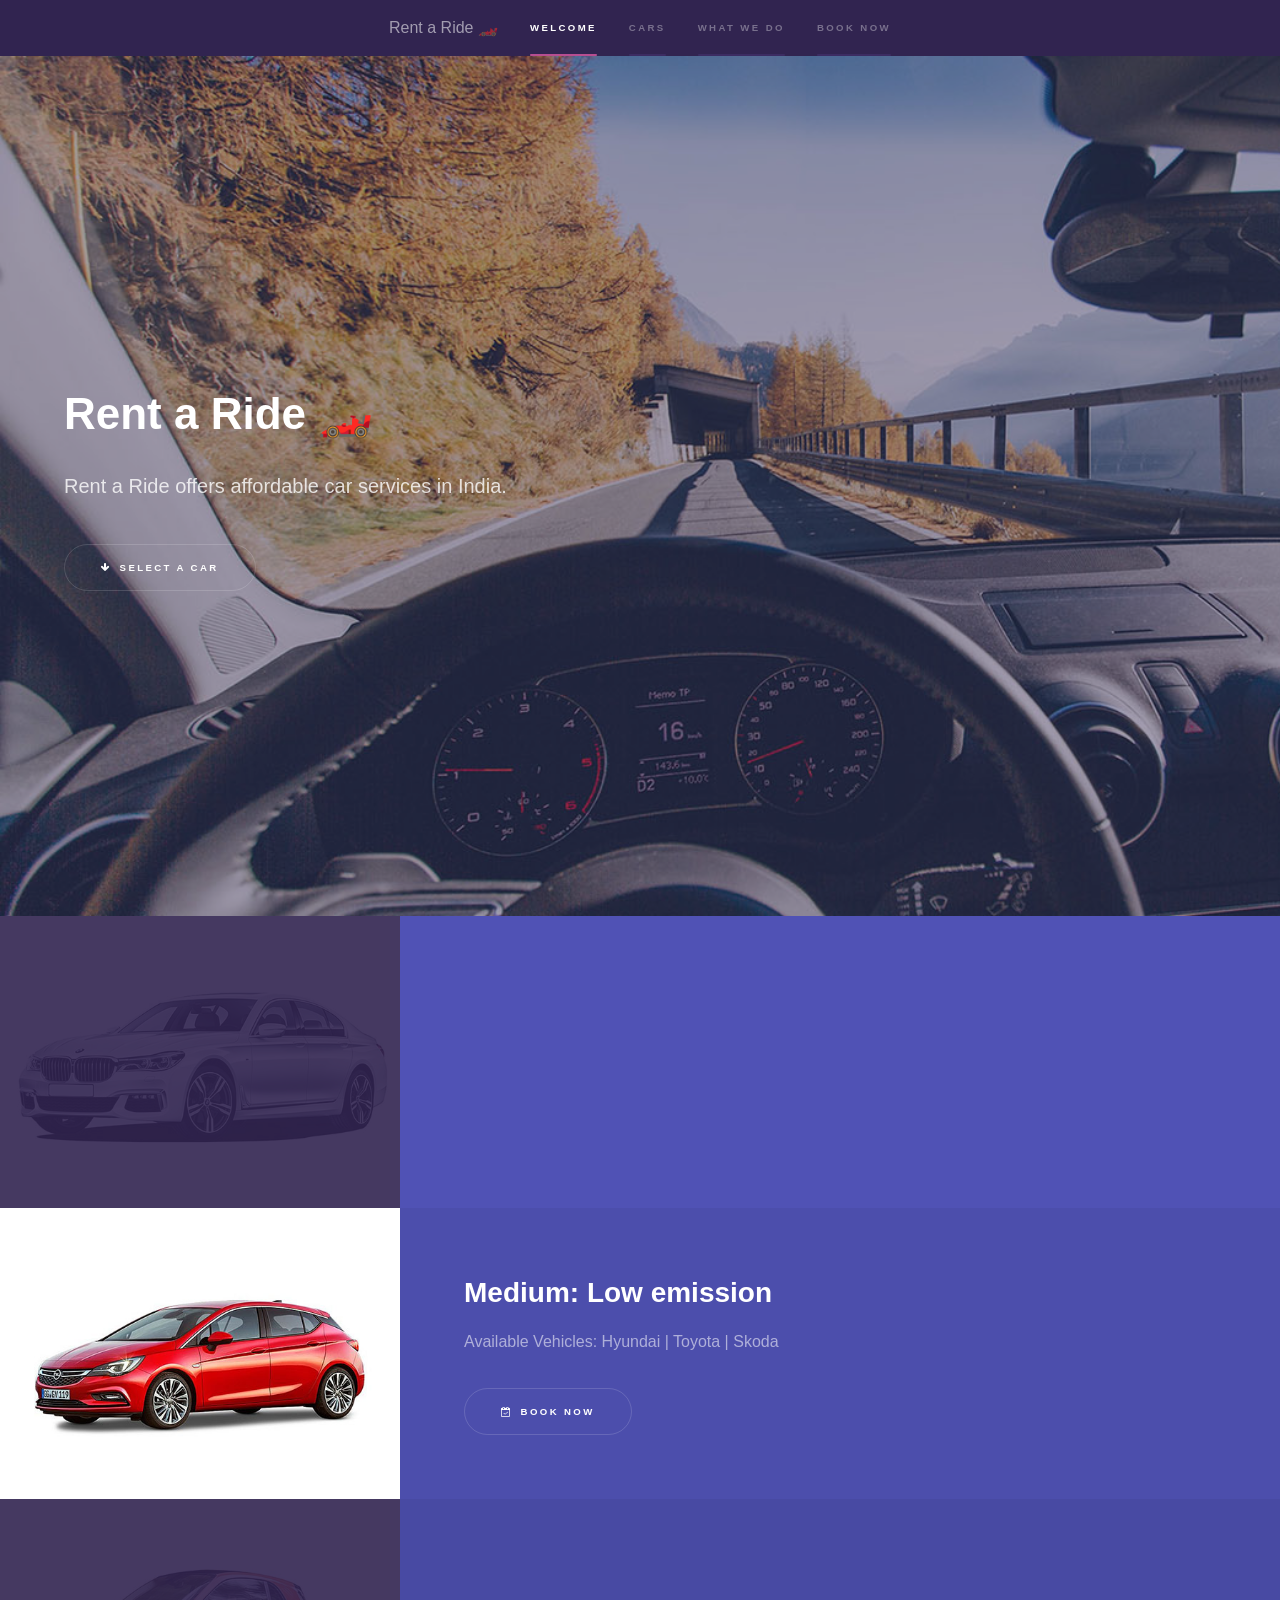
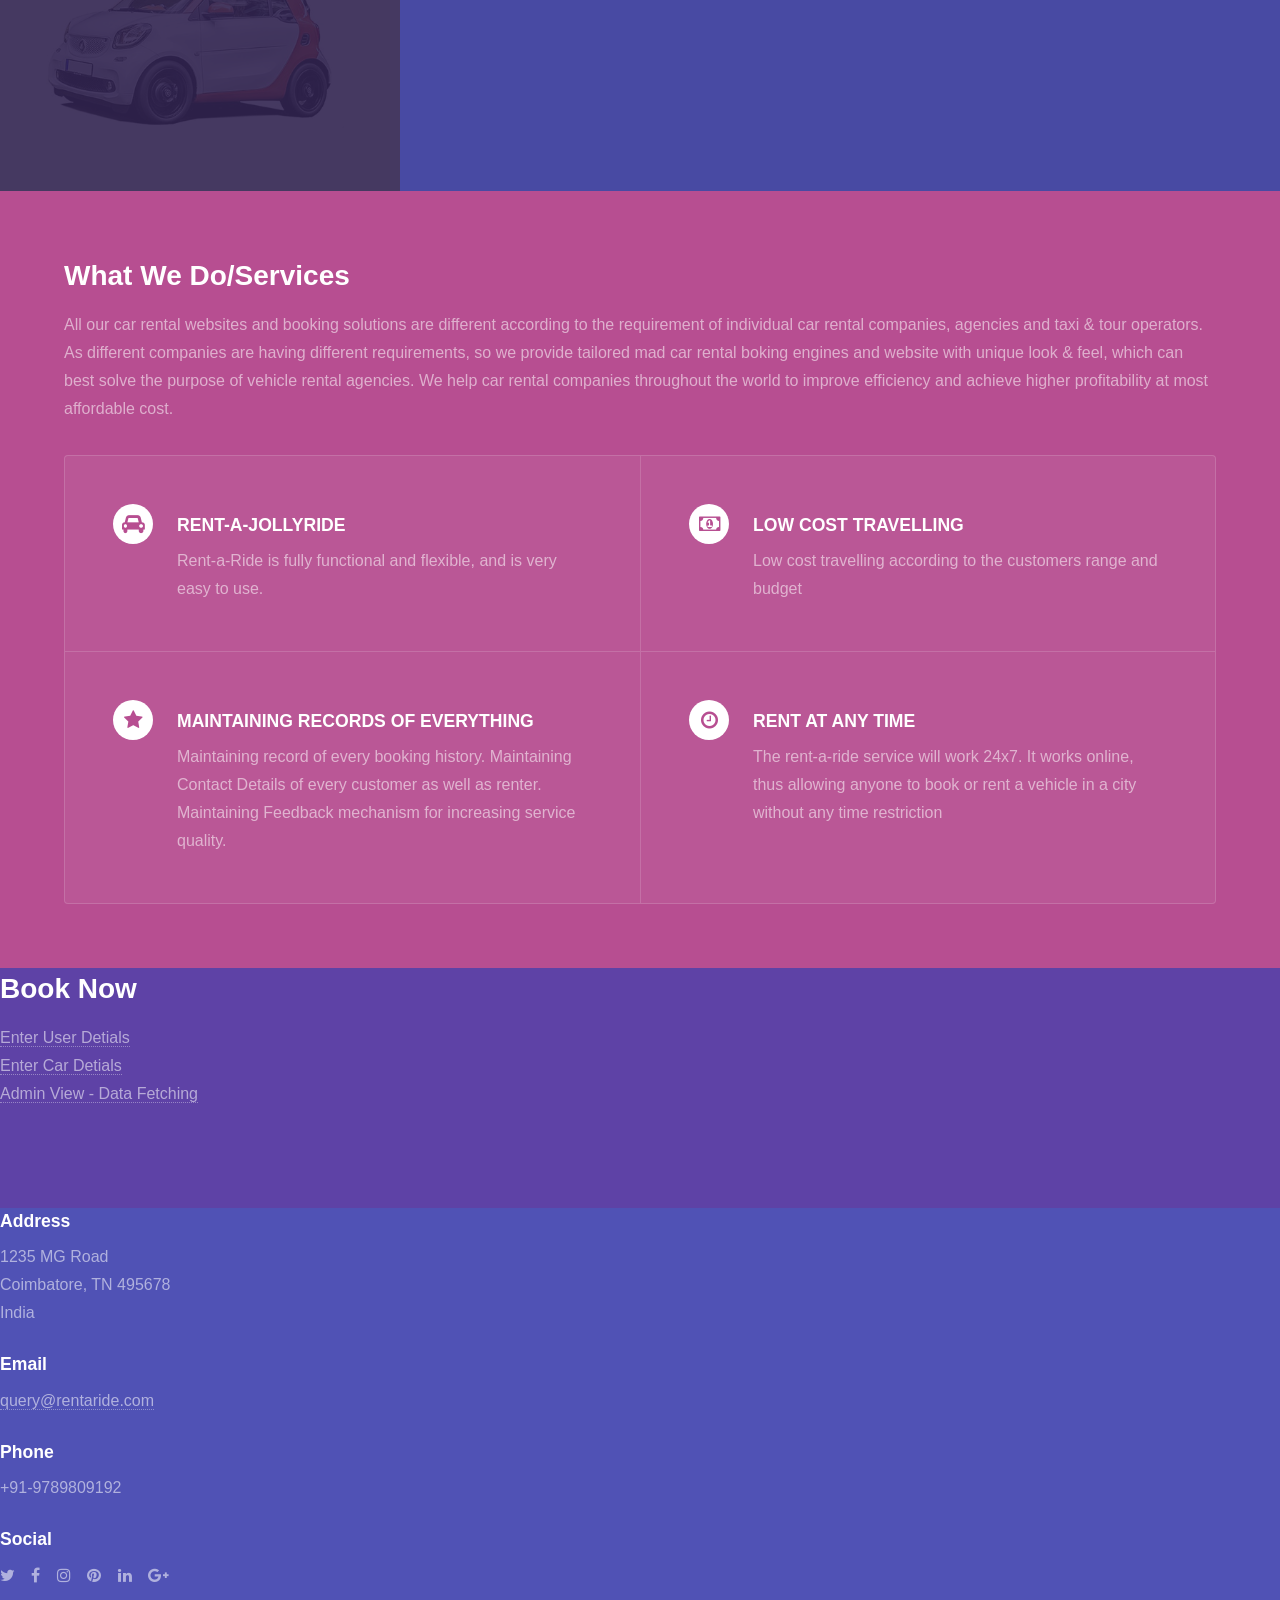
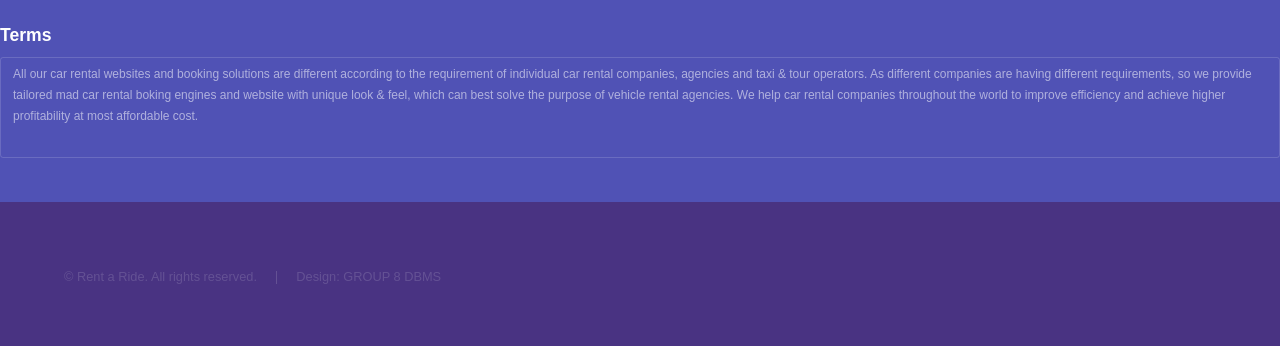
<file: index.html>
<!DOCTYPE HTML>
<!--
	Hyperspace by HTML5 UP
	html5up.net | @ajlkn
	Free for personal and commercial use under the CCA 3.0 license (html5up.net/license)
-->
<html>
	<head>
		<title>Rent a Ride🏎️</title>
		<meta charset="utf-8" />
		<meta name="viewport" content="width=device-width, initial-scale=1, user-scalable=no" />
		<link rel="stylesheet" href="assets/css/main.css" />
		<noscript><link rel="stylesheet" href="assets/css/noscript.css" /></noscript>
	</head>
	<body class="is-preload">

		<!-- Sidebar -->
			<section id="sidebar">
				<div class="inner">
					<a href="index.html" class="title">Rent a Ride 🏎️</a>
					<nav>
						<ul>
							<li></li>
							<li><a href="#intro">Welcome</a></li>
							<li><a href="#one">Cars</a></li>
							<li><a href="#two">What We Do</a></li>
							<li><a href="#three">Book Now</a></li>
							
						</ul>
					</nav>
				</div>
			</section>

		<!-- Wrapper -->
			<div id="wrapper">

				<!-- Intro -->
					<section id="intro" class="wrapper style1 fullscreen fade-up">
						<div class="inner">
							<h1>Rent a Ride 🏎️</h1>
							<p>Rent a Ride offers affordable car services in India.</p>
							<ul class="actions">
								<li><a href="#one" class="button scrolly icon fa-arrow-down">Select a car</a></li>
							</ul>
						</div>
					</section>

				<!-- One -->
					<section id="one" class="wrapper style2 spotlights">
						<section>
							<div class="image"><img src="images/image-1.jpg" alt="" /></div>

							<div class="content">
								<div class="inner">
									<h2>Large: Premium</h2>
									<p>Available Vehicles: BMW | Audi | Mercedes Benz</p>
									<ul class="actions">
										<li><a href="#three" class="button scrolly icon fa-calendar-check-o">Book Now</a></li>
									</ul>
								</div>
							</div>
						</section>
						<section>
							<div class="image"><img src="images/image-2.jpg" alt="" /></div>

							<div class="content">
								<div class="inner">
									<h2>Medium: Low emission</h2>
									<p>Available Vehicles: Hyundai | Toyota | Skoda</p>
									<ul class="actions">
										<li><a href="#three" class="button scrolly icon fa-calendar-check-o">Book Now</a></li>
									</ul>
								</div>
							</div>
						</section>
						<section>
							<div class="image"><img src="images/image-6.jpg" alt=""/></div>

							<div class="content">
								<div class="inner">
									<h2>Small: Economy</h2>
									<p>Available Vehicles: Tata | Suzuki | Honda</p>
									<ul class="actions">
										<li><a href="#three" class="button scrolly icon fa-calendar-check-o">Book Now</a></li>
									</ul>
								</div>
							</div>
						</section>

				

				<!-- Two -->
					<section id="two" class="wrapper style3 fade-up">
						<div class="inner">
							<h2>What We Do/Services</h2>
							<p>All our car rental websites and booking solutions are different according to the requirement of individual car rental companies, agencies and taxi & tour operators. As different companies are having different requirements, so we provide tailored mad car rental boking engines and website with unique look & feel, which can best solve the purpose of vehicle rental agencies. We help car rental companies throughout the world to improve efficiency and achieve higher profitability at most affordable cost.<p>

							<div class="features">
								<section>
									<span class="icon major fa-car"></span>
									<h3>RENT-A-JOLLYRIDE</h3>
									<p>Rent-a-Ride is fully functional and flexible, and is very easy to use.<p>
								</section>
								<section>
									<span class="icon major fa-money"></span>
									<h3>LOW COST TRAVELLING</h3>
									<p>Low cost travelling according to the customers range and budget</p>
								</section>
								<section>
									<span class="icon major fa-star"></span>
									<h3>MAINTAINING RECORDS OF EVERYTHING</h3>
									<p>Maintaining record of every booking history.
          Maintaining Contact Details of every customer as well as renter.
          Maintaining Feedback mechanism for increasing service quality.</p>
								</section>
								<section>
									<span class="icon major fa-clock-o"></span>
									<h3>RENT AT ANY TIME</h3>
									<p>The rent-a-ride service will work 24x7. It works online, thus  allowing  anyone to book or rent a vehicle in a city without any time restriction</p>
								</section>
							</div>
						</div>
					</section>

				<!-- Three -->
					<section id="three" class="wrapper style1 fade-up">
						 <form class = "form-control" action="https://docs.google.com/forms/u/0/d/e/1FAIpQLSdcve_0Sdd4UA8_eXwyaNSWbO0QS9wx4O5kIbvUKThxFnmIMg/formResponse" target="_self" method="POST">
    
      
    <h2 >Book Now</h2>
    <a href= "http://localhost/cwh/index.php">Enter User Detials</a>
    <br/>
    <a href= "http://localhost/cwh/car.php">Enter Car Detials</a>
     <br/>
    <a href= "http://localhost/cwh/admin.php">Admin View - Data Fetching </a>


    
								</section>
								<section>
									<ul class="contact">
										<li>
											<h3>Address</h3>
											<span>1235 MG Road<br />
											Coimbatore, TN 495678<br />
											India</span>
										</li>
										<li>
											<h3>Email</h3>
											<a href="#">query@rentaride.com</a>
										</li>
										<li>
											<h3>Phone</h3>
											<span>+91-9789809192</span>
										</li>
										<li>
											<h3>Social</h3>
											<ul class="icons">
												<li><a href="#" class="fa-twitter"><span class="label">Twitter</span></a></li>
												<li><a href="#" class="fa-facebook"><span class="label">Facebook</span></a></li>
												<li><a href="#" class="fa-instagram"><span class="label">Instagram</span></a></li>
												<li><a href="#" class="fa-pinterest"><span class="label">Pinterest</span></a></li>
												<li><a href="#" class="fa-linkedin"><span class="label">LinkedIn</span></a></li>
												<li><a href="#" class="fa-google-plus"><span class="label">Google plus</span></a></li>
											</ul>
										</li>

										<li>
											<h3>Terms</h3>

											<div class="box">
							<p>All our car rental websites and booking solutions are different according to the requirement of individual car rental companies, agencies and taxi & tour operators. As different companies are having different requirements, so we provide tailored mad car rental boking engines and website with unique look & feel, which can best solve the purpose of vehicle rental agencies. We help car rental companies throughout the world to improve efficiency and achieve higher profitability at most affordable cost.<p>
											</div>
										</li>
									</ul>
								</section>
							</div>
						</div>
					</section>

			</div>

		<!-- Footer -->
			<footer id="footer" class="wrapper style1-alt">
				<div class="inner">
					<ul class="menu">
						<li>&copy; Rent a Ride. All rights reserved.</li><li>Design: GROUP 8 DBMS</li>
					</ul>
				</div>
			</footer>

		<!-- Scripts -->
			<script src="assets/js/jquery.min.js"></script>
			<script src="assets/js/jquery.scrollex.min.js"></script>
			<script src="assets/js/jquery.scrolly.min.js"></script>
			<script src="assets/js/browser.min.js"></script>
			<script src="assets/js/breakpoints.min.js"></script>
			<script src="assets/js/util.js"></script>
			<script src="assets/js/main.js"></script>

	</body>
</html>
</file>
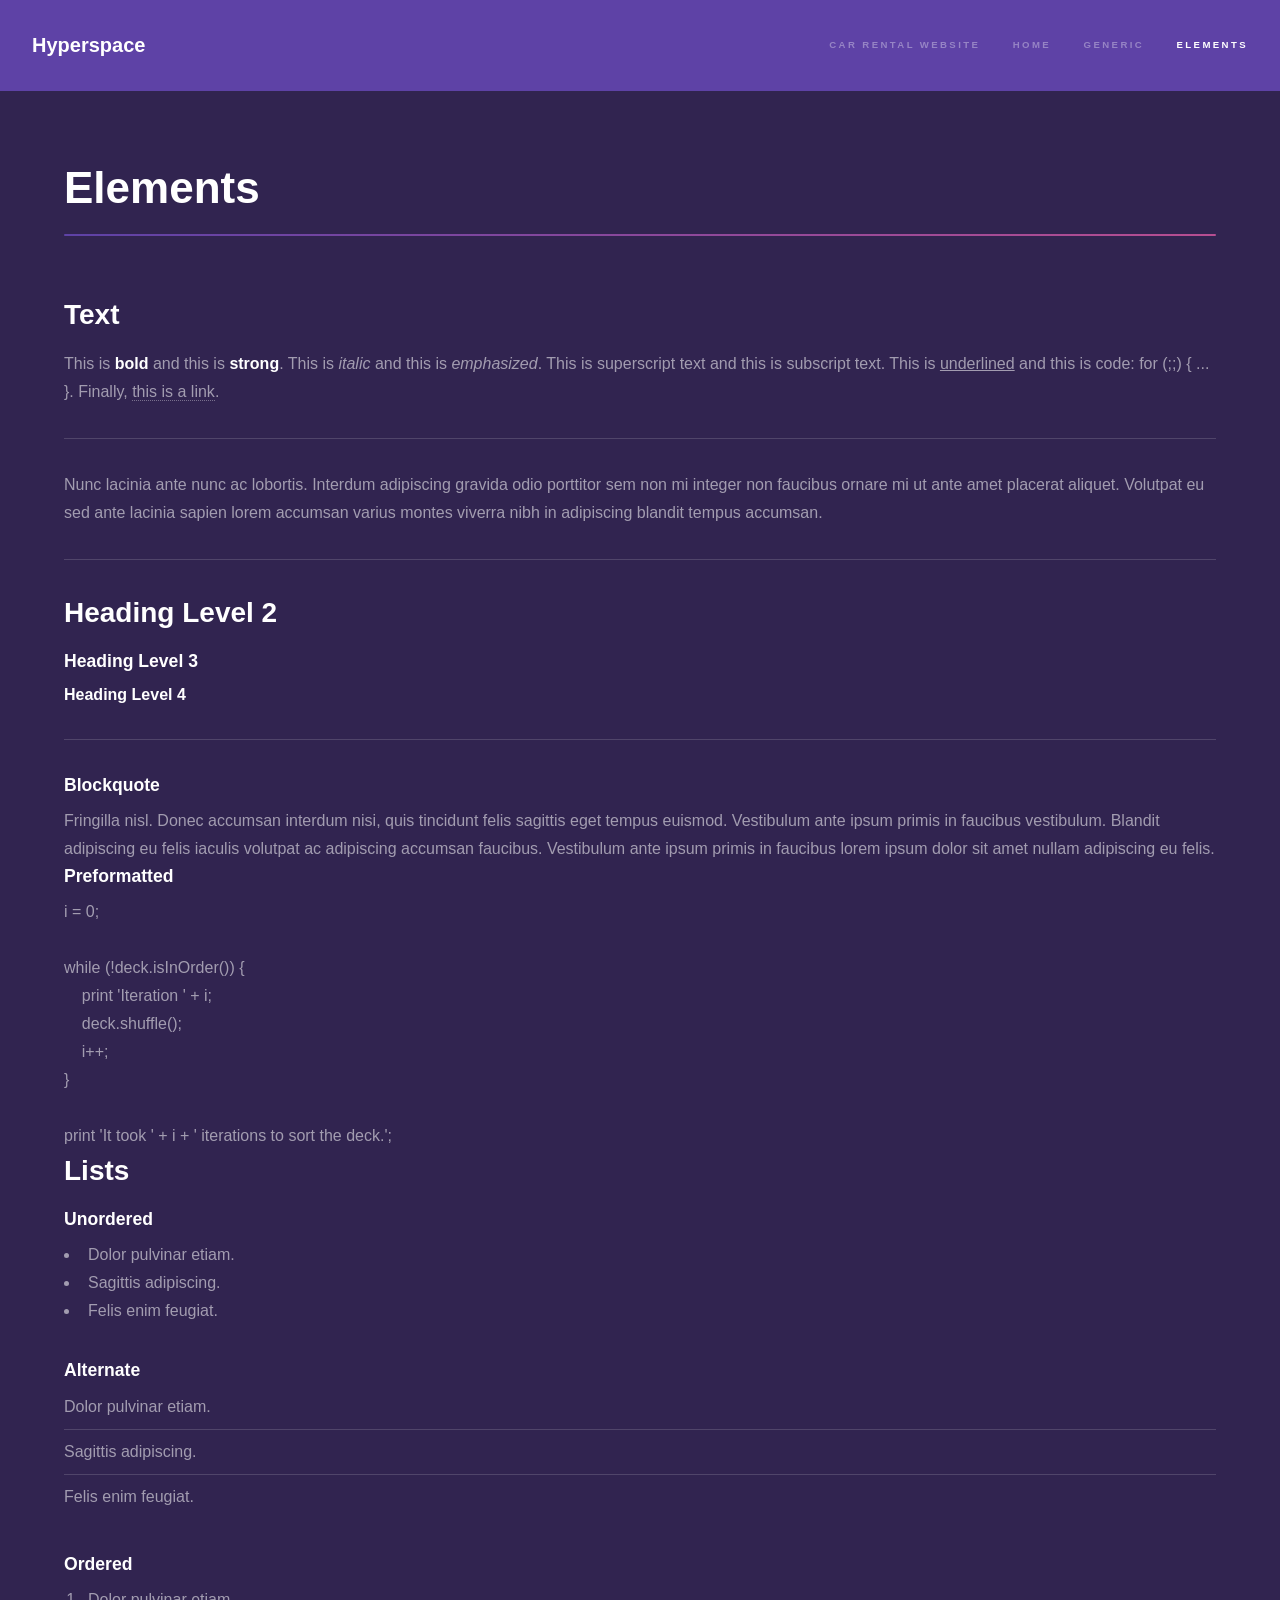
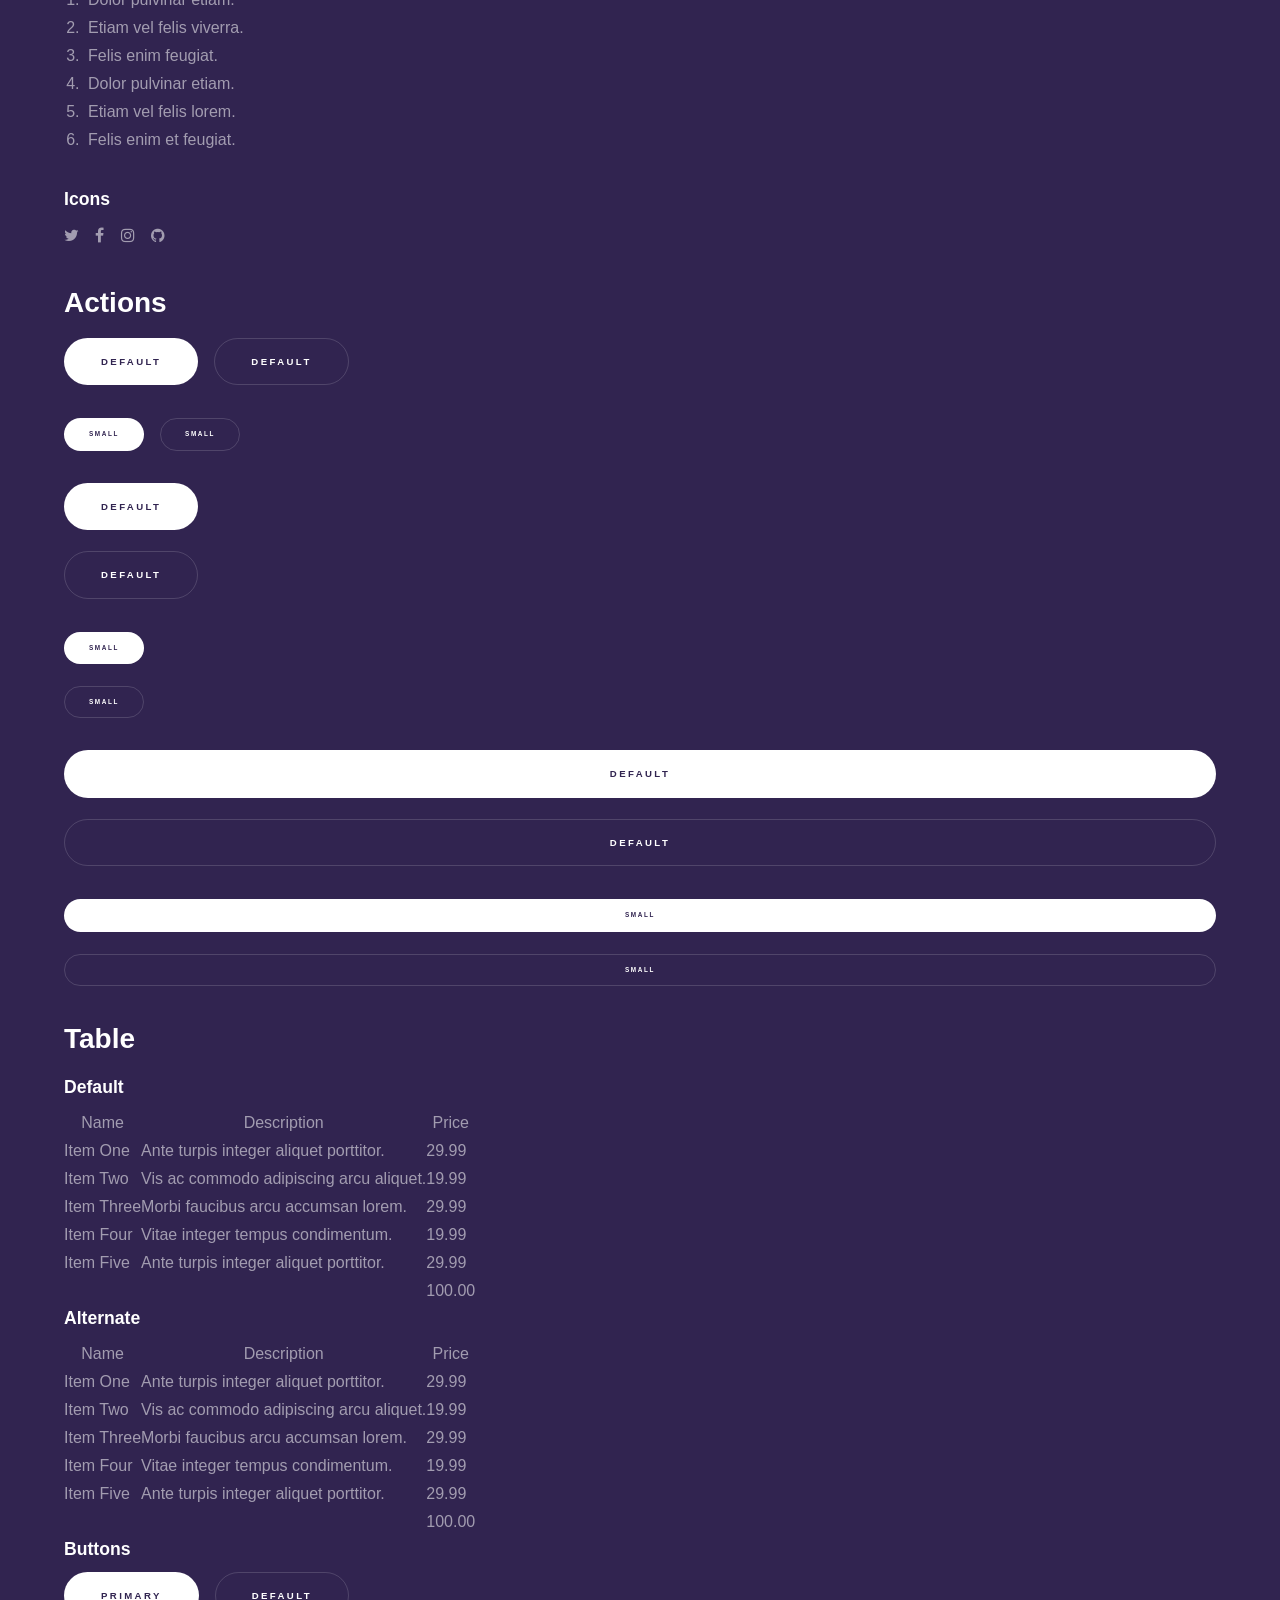
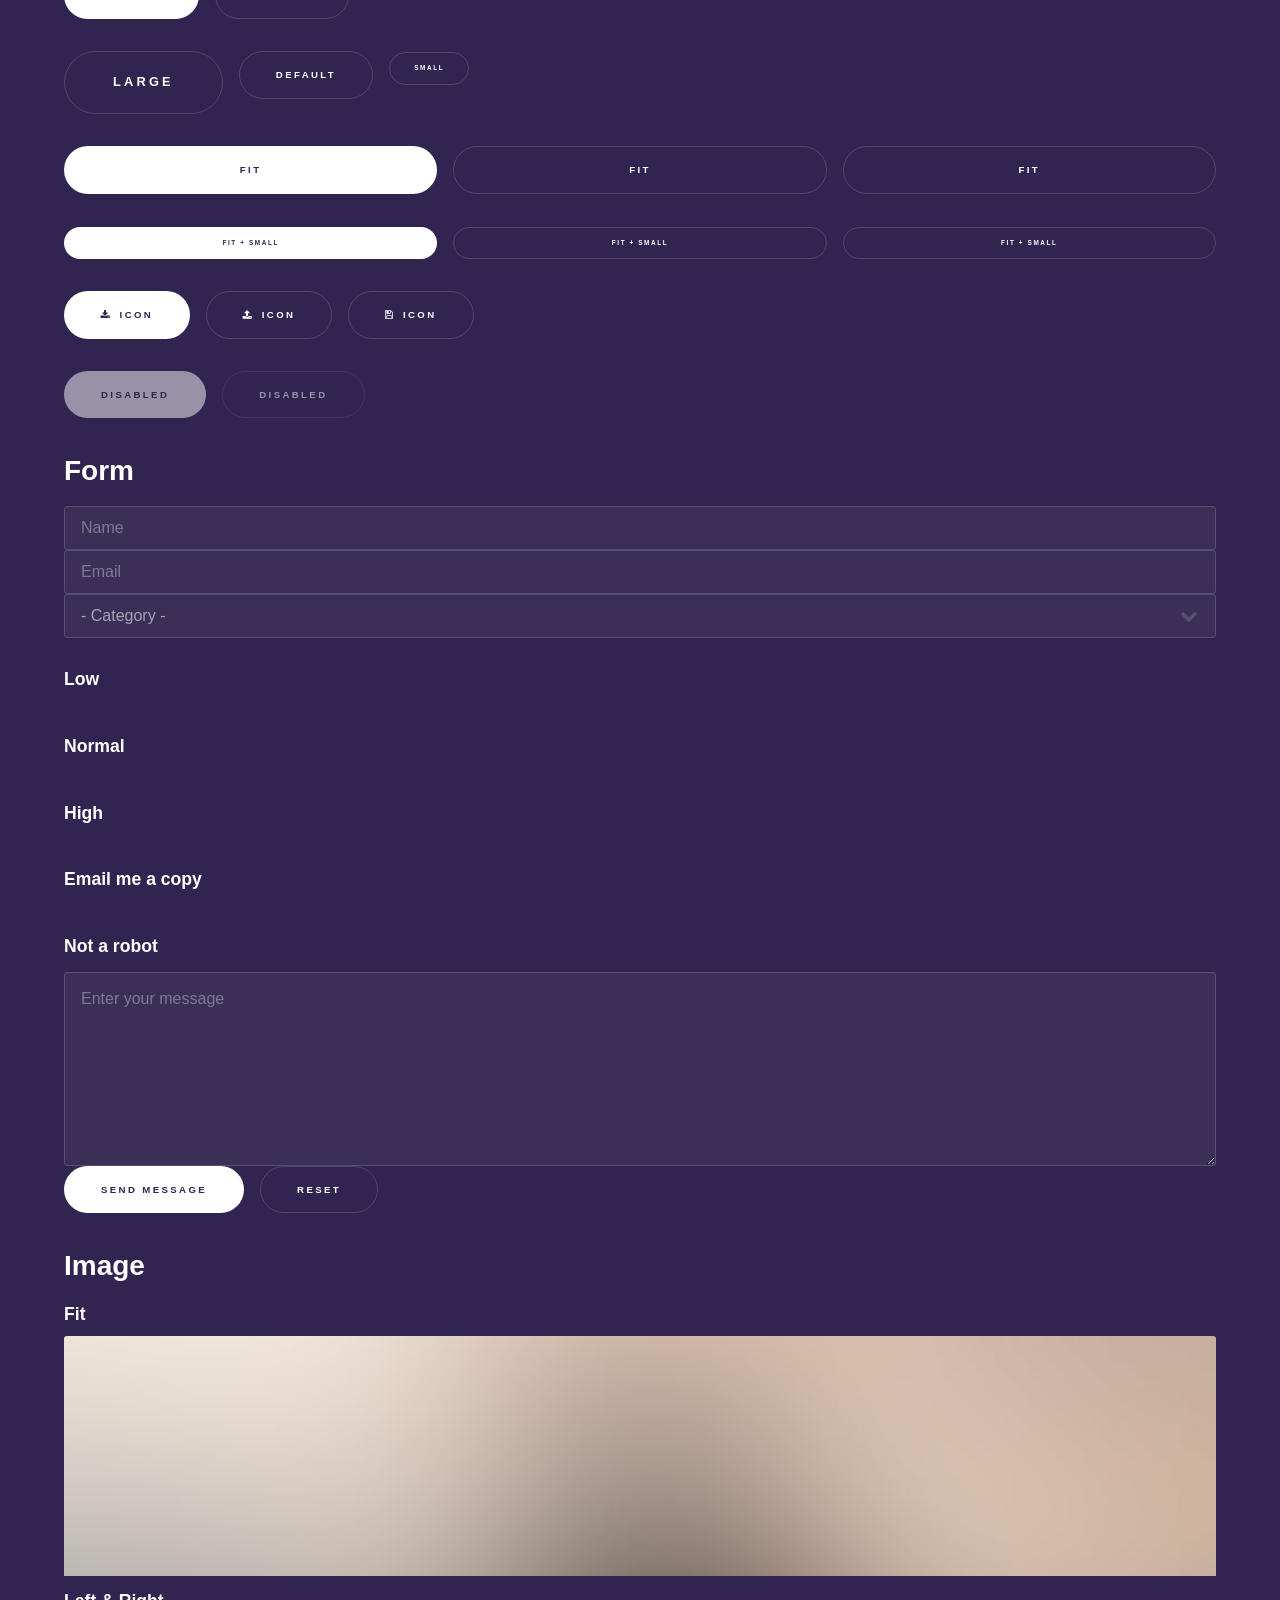
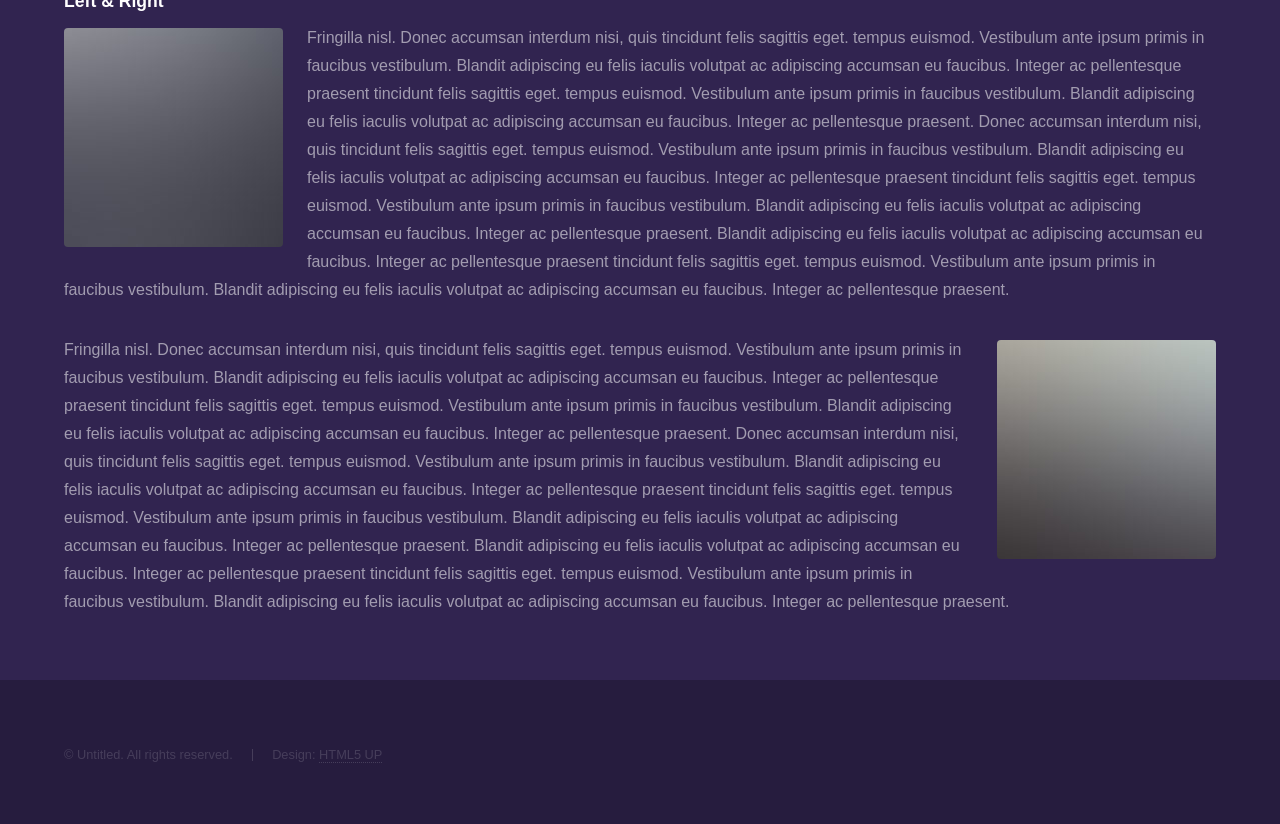
<file: elements.html>
<!DOCTYPE HTML>
<!--
	Hyperspace by HTML5 UP
	html5up.net | @ajlkn
	Free for personal and commercial use under the CCA 3.0 license (html5up.net/license)
-->
<html>
	<head>
		<title>Elements - Hyperspace by HTML5 UP</title>
		<meta charset="utf-8" />
		<meta name="viewport" content="width=device-width, initial-scale=1, user-scalable=no" />
		<link rel="stylesheet" href="assets/css/main.css" />
		<noscript><link rel="stylesheet" href="assets/css/noscript.css" /></noscript>
	</head>
	<body class="is-preload">

		<!-- Header -->
			<header id="header">
				<a href="index.html" class="title">Hyperspace</a>
				<nav>
					<ul>
						<li><a href="index.html" class="title">Car Rental Website</a></li>
						<li><a href="index.html">Home</a></li>
						<li><a href="generic.html">Generic</a></li>
						<li><a href="elements.html"  class="active">Elements</a></li>
					</ul>
				</nav>
			</header>

		<!-- Wrapper -->
			<div id="wrapper">

				<!-- Main -->
					<section id="main" class="wrapper">
						<div class="inner">
							<h1 class="major">Elements</h1>

							<!-- Text -->
								<section>
									<h2>Text</h2>
									<p>This is <b>bold</b> and this is <strong>strong</strong>. This is <i>italic</i> and this is <em>emphasized</em>.
									This is <sup>superscript</sup> text and this is <sub>subscript</sub> text.
									This is <u>underlined</u> and this is code: <code>for (;;) { ... }</code>. Finally, <a href="#">this is a link</a>.</p>
									<hr />
									<p>Nunc lacinia ante nunc ac lobortis. Interdum adipiscing gravida odio porttitor sem non mi integer non faucibus ornare mi ut ante amet placerat aliquet. Volutpat eu sed ante lacinia sapien lorem accumsan varius montes viverra nibh in adipiscing blandit tempus accumsan.</p>
									<hr />
									<h2>Heading Level 2</h2>
									<h3>Heading Level 3</h3>
									<h4>Heading Level 4</h4>
									<hr />
									<h3>Blockquote</h3>
									<blockquote>Fringilla nisl. Donec accumsan interdum nisi, quis tincidunt felis sagittis eget tempus euismod. Vestibulum ante ipsum primis in faucibus vestibulum. Blandit adipiscing eu felis iaculis volutpat ac adipiscing accumsan faucibus. Vestibulum ante ipsum primis in faucibus lorem ipsum dolor sit amet nullam adipiscing eu felis.</blockquote>
									<h3>Preformatted</h3>
									<pre><code>i = 0;

while (!deck.isInOrder()) {
    print 'Iteration ' + i;
    deck.shuffle();
    i++;
}

print 'It took ' + i + ' iterations to sort the deck.';</code></pre>
								</section>

							<!-- Lists -->
								<section>
									<h2>Lists</h2>
									<div class="row">
										<div class="col-6 col-12-medium">
											<h3>Unordered</h3>
											<ul>
												<li>Dolor pulvinar etiam.</li>
												<li>Sagittis adipiscing.</li>
												<li>Felis enim feugiat.</li>
											</ul>
											<h3>Alternate</h3>
											<ul class="alt">
												<li>Dolor pulvinar etiam.</li>
												<li>Sagittis adipiscing.</li>
												<li>Felis enim feugiat.</li>
											</ul>
										</div>
										<div class="col-6 col-12-medium">
											<h3>Ordered</h3>
											<ol>
												<li>Dolor pulvinar etiam.</li>
												<li>Etiam vel felis viverra.</li>
												<li>Felis enim feugiat.</li>
												<li>Dolor pulvinar etiam.</li>
												<li>Etiam vel felis lorem.</li>
												<li>Felis enim et feugiat.</li>
											</ol>
											<h3>Icons</h3>
											<ul class="icons">
												<li><a href="#" class="icon fa-twitter"><span class="label">Twitter</span></a></li>
												<li><a href="#" class="icon fa-facebook"><span class="label">Facebook</span></a></li>
												<li><a href="#" class="icon fa-instagram"><span class="label">Instagram</span></a></li>
												<li><a href="#" class="icon fa-github"><span class="label">Github</span></a></li>
											</ul>
										</div>
									</div>
									<h2>Actions</h2>
									<div class="row">
										<div class="col-6 col-12-medium">
											<ul class="actions">
												<li><a href="#" class="button primary">Default</a></li>
												<li><a href="#" class="button">Default</a></li>
											</ul>
											<ul class="actions small">
												<li><a href="#" class="button primary small">Small</a></li>
												<li><a href="#" class="button small">Small</a></li>
											</ul>
											<ul class="actions stacked">
												<li><a href="#" class="button primary">Default</a></li>
												<li><a href="#" class="button">Default</a></li>
											</ul>
											<ul class="actions stacked">
												<li><a href="#" class="button primary small">Small</a></li>
												<li><a href="#" class="button small">Small</a></li>
											</ul>
										</div>
										<div class="col-6 col-12-medium">
											<ul class="actions stacked">
												<li><a href="#" class="button primary fit">Default</a></li>
												<li><a href="#" class="button fit">Default</a></li>
											</ul>
											<ul class="actions stacked">
												<li><a href="#" class="button primary small fit">Small</a></li>
												<li><a href="#" class="button small fit">Small</a></li>
											</ul>
										</div>
									</div>
								</section>

							<!-- Table -->
								<section>
									<h2>Table</h2>
									<h3>Default</h3>
									<div class="table-wrapper">
										<table>
											<thead>
												<tr>
													<th>Name</th>
													<th>Description</th>
													<th>Price</th>
												</tr>
											</thead>
											<tbody>
												<tr>
													<td>Item One</td>
													<td>Ante turpis integer aliquet porttitor.</td>
													<td>29.99</td>
												</tr>
												<tr>
													<td>Item Two</td>
													<td>Vis ac commodo adipiscing arcu aliquet.</td>
													<td>19.99</td>
												</tr>
												<tr>
													<td>Item Three</td>
													<td> Morbi faucibus arcu accumsan lorem.</td>
													<td>29.99</td>
												</tr>
												<tr>
													<td>Item Four</td>
													<td>Vitae integer tempus condimentum.</td>
													<td>19.99</td>
												</tr>
												<tr>
													<td>Item Five</td>
													<td>Ante turpis integer aliquet porttitor.</td>
													<td>29.99</td>
												</tr>
											</tbody>
											<tfoot>
												<tr>
													<td colspan="2"></td>
													<td>100.00</td>
												</tr>
											</tfoot>
										</table>
									</div>

									<h3>Alternate</h3>
									<div class="table-wrapper">
										<table class="alt">
											<thead>
												<tr>
													<th>Name</th>
													<th>Description</th>
													<th>Price</th>
												</tr>
											</thead>
											<tbody>
												<tr>
													<td>Item One</td>
													<td>Ante turpis integer aliquet porttitor.</td>
													<td>29.99</td>
												</tr>
												<tr>
													<td>Item Two</td>
													<td>Vis ac commodo adipiscing arcu aliquet.</td>
													<td>19.99</td>
												</tr>
												<tr>
													<td>Item Three</td>
													<td> Morbi faucibus arcu accumsan lorem.</td>
													<td>29.99</td>
												</tr>
												<tr>
													<td>Item Four</td>
													<td>Vitae integer tempus condimentum.</td>
													<td>19.99</td>
												</tr>
												<tr>
													<td>Item Five</td>
													<td>Ante turpis integer aliquet porttitor.</td>
													<td>29.99</td>
												</tr>
											</tbody>
											<tfoot>
												<tr>
													<td colspan="2"></td>
													<td>100.00</td>
												</tr>
											</tfoot>
										</table>
									</div>
								</section>

							<!-- Buttons -->
								<section>
									<h3>Buttons</h3>
									<ul class="actions">
										<li><a href="#" class="button primary">Primary</a></li>
										<li><a href="#" class="button">Default</a></li>
									</ul>
									<ul class="actions">
										<li><a href="#" class="button large">Large</a></li>
										<li><a href="#" class="button">Default</a></li>
										<li><a href="#" class="button small">Small</a></li>
									</ul>
									<ul class="actions fit">
										<li><a href="#" class="button primary fit">Fit</a></li>
										<li><a href="#" class="button fit">Fit</a></li>
										<li><a href="#" class="button fit">Fit</a></li>
									</ul>
									<ul class="actions fit small">
										<li><a href="#" class="button primary fit small">Fit + Small</a></li>
										<li><a href="#" class="button fit small">Fit + Small</a></li>
										<li><a href="#" class="button fit small">Fit + Small</a></li>
									</ul>
									<ul class="actions">
										<li><a href="#" class="button primary icon fa-download">Icon</a></li>
										<li><a href="#" class="button icon fa-upload">Icon</a></li>
										<li><a href="#" class="button icon fa-save">Icon</a></li>
									</ul>
									<ul class="actions">
										<li><span class="button primary disabled">Disabled</span></li>
										<li><span class="button disabled">Disabled</span></li>
									</ul>
								</section>

							<!-- Form -->
								<section>
									<h2>Form</h2>
									<form method="post" action="#">
										<div class="row gtr-uniform">
											<div class="col-6 col-12-xsmall">
												<input type="text" name="demo-name" id="demo-name" value="" placeholder="Name" />
											</div>
											<div class="col-6 col-12-xsmall">
												<input type="email" name="demo-email" id="demo-email" value="" placeholder="Email" />
											</div>
											<div class="col-12">
												<select name="demo-category" id="demo-category">
													<option value="">- Category -</option>
													<option value="1">Manufacturing</option>
													<option value="1">Shipping</option>
													<option value="1">Administration</option>
													<option value="1">Human Resources</option>
												</select>
											</div>
											<div class="col-4 col-12-small">
												<input type="radio" id="demo-priority-low" name="demo-priority" checked>
												<label for="demo-priority-low">Low</label>
											</div>
											<div class="col-4 col-12-small">
												<input type="radio" id="demo-priority-normal" name="demo-priority">
												<label for="demo-priority-normal">Normal</label>
											</div>
											<div class="col-4 col-12-small">
												<input type="radio" id="demo-priority-high" name="demo-priority">
												<label for="demo-priority-high">High</label>
											</div>
											<div class="col-6 col-12-small">
												<input type="checkbox" id="demo-copy" name="demo-copy">
												<label for="demo-copy">Email me a copy</label>
											</div>
											<div class="col-6 col-12-small">
												<input type="checkbox" id="demo-human" name="demo-human" checked>
												<label for="demo-human">Not a robot</label>
											</div>
											<div class="col-12">
												<textarea name="demo-message" id="demo-message" placeholder="Enter your message" rows="6"></textarea>
											</div>
											<div class="col-12">
												<ul class="actions">
													<li><input type="submit" value="Send Message" class="primary" /></li>
													<li><input type="reset" value="Reset" /></li>
												</ul>
											</div>
										</div>
									</form>
								</section>

							<!-- Image -->
								<section>
									<h2>Image</h2>
									<h3>Fit</h3>
									<div class="box alt">
										<div class="row gtr-uniform">
											<div class="col-12"><span class="image fit"><img src="images/pic04.jpg" alt="" /></span></div>
											<div class="col-4"><span class="image fit"><img src="images/pic01.jpg" alt="" /></span></div>
											<div class="col-4"><span class="image fit"><img src="images/pic02.jpg" alt="" /></span></div>
											<div class="col-4"><span class="image fit"><img src="images/pic03.jpg" alt="" /></span></div>
											<div class="col-4"><span class="image fit"><img src="images/pic03.jpg" alt="" /></span></div>
											<div class="col-4"><span class="image fit"><img src="images/pic01.jpg" alt="" /></span></div>
											<div class="col-4"><span class="image fit"><img src="images/pic02.jpg" alt="" /></span></div>
											<div class="col-4"><span class="image fit"><img src="images/pic02.jpg" alt="" /></span></div>
											<div class="col-4"><span class="image fit"><img src="images/pic03.jpg" alt="" /></span></div>
											<div class="col-4"><span class="image fit"><img src="images/pic01.jpg" alt="" /></span></div>
										</div>
									</div>
									<h3>Left &amp; Right</h3>
									<p><span class="image left"><img src="images/pic05.jpg" alt="" /></span>Fringilla nisl. Donec accumsan interdum nisi, quis tincidunt felis sagittis eget. tempus euismod. Vestibulum ante ipsum primis in faucibus vestibulum. Blandit adipiscing eu felis iaculis volutpat ac adipiscing accumsan eu faucibus. Integer ac pellentesque praesent tincidunt felis sagittis eget. tempus euismod. Vestibulum ante ipsum primis in faucibus vestibulum. Blandit adipiscing eu felis iaculis volutpat ac adipiscing accumsan eu faucibus. Integer ac pellentesque praesent. Donec accumsan interdum nisi, quis tincidunt felis sagittis eget. tempus euismod. Vestibulum ante ipsum primis in faucibus vestibulum. Blandit adipiscing eu felis iaculis volutpat ac adipiscing accumsan eu faucibus. Integer ac pellentesque praesent tincidunt felis sagittis eget. tempus euismod. Vestibulum ante ipsum primis in faucibus vestibulum. Blandit adipiscing eu felis iaculis volutpat ac adipiscing accumsan eu faucibus. Integer ac pellentesque praesent. Blandit adipiscing eu felis iaculis volutpat ac adipiscing accumsan eu faucibus. Integer ac pellentesque praesent tincidunt felis sagittis eget. tempus euismod. Vestibulum ante ipsum primis in faucibus vestibulum. Blandit adipiscing eu felis iaculis volutpat ac adipiscing accumsan eu faucibus. Integer ac pellentesque praesent.</p>
									<p><span class="image right"><img src="images/pic06.jpg" alt="" /></span>Fringilla nisl. Donec accumsan interdum nisi, quis tincidunt felis sagittis eget. tempus euismod. Vestibulum ante ipsum primis in faucibus vestibulum. Blandit adipiscing eu felis iaculis volutpat ac adipiscing accumsan eu faucibus. Integer ac pellentesque praesent tincidunt felis sagittis eget. tempus euismod. Vestibulum ante ipsum primis in faucibus vestibulum. Blandit adipiscing eu felis iaculis volutpat ac adipiscing accumsan eu faucibus. Integer ac pellentesque praesent. Donec accumsan interdum nisi, quis tincidunt felis sagittis eget. tempus euismod. Vestibulum ante ipsum primis in faucibus vestibulum. Blandit adipiscing eu felis iaculis volutpat ac adipiscing accumsan eu faucibus. Integer ac pellentesque praesent tincidunt felis sagittis eget. tempus euismod. Vestibulum ante ipsum primis in faucibus vestibulum. Blandit adipiscing eu felis iaculis volutpat ac adipiscing accumsan eu faucibus. Integer ac pellentesque praesent. Blandit adipiscing eu felis iaculis volutpat ac adipiscing accumsan eu faucibus. Integer ac pellentesque praesent tincidunt felis sagittis eget. tempus euismod. Vestibulum ante ipsum primis in faucibus vestibulum. Blandit adipiscing eu felis iaculis volutpat ac adipiscing accumsan eu faucibus. Integer ac pellentesque praesent.</p>
								</section>

						</div>
					</section>

			</div>

		<!-- Footer -->
			<footer id="footer" class="wrapper alt">
				<div class="inner">
					<ul class="menu">
						<li>&copy; Untitled. All rights reserved.</li><li>Design: <a href="http://html5up.net">HTML5 UP</a></li>
					</ul>
				</div>
			</footer>

		<!-- Scripts -->
			<script src="assets/js/jquery.min.js"></script>
			<script src="assets/js/jquery.scrollex.min.js"></script>
			<script src="assets/js/jquery.scrolly.min.js"></script>
			<script src="assets/js/browser.min.js"></script>
			<script src="assets/js/breakpoints.min.js"></script>
			<script src="assets/js/util.js"></script>
			<script src="assets/js/main.js"></script>

	</body>
</html>
</file>
<file: assets/css/noscript.css>
/*
	Hyperspace by HTML5 UP
	html5up.net | @ajlkn
	Free for personal and commercial use under the CCA 3.0 license (html5up.net/license)
*/

/* Spotlights */

	.spotlights > section > .image:before {
		opacity: 0 !important;
	}

	.spotlights > section > .content > .inner {
		-moz-transform: none !important;
		-webkit-transform: none !important;
		-ms-transform: none !important;
		transform: none !important;
		opacity: 1 !important;
	}

/* Wrapper */

	.wrapper > .inner {
		opacity: 1 !important;
		-moz-transform: none !important;
		-webkit-transform: none !important;
		-ms-transform: none !important;
		transform: none !important;
	}

/* Sidebar */

	#sidebar > .inner {
		opacity: 1 !important;
	}

	#sidebar nav > ul > li {
		-moz-transform: none !important;
		-webkit-transform: none !important;
		-ms-transform: none !important;
		transform: none !important;
		opacity: 1 !important;
	}
</file>
<file: assets/css/main.css>
@import url(font-awesome.min.css);

/*
	Hyperspace by HTML5 UP
	html5up.net | @ajlkn
	Free for personal and commercial use under the CCA 3.0 license (html5up.net/license)
*/

html, body, div, span, applet, object,
iframe, h1, h2, h3, h4, h5, h6, p, blockquote,
pre, a, abbr, acronym, address, big, cite,
code, del, dfn, em, img, ins, kbd, q, s, samp,
small, strike, strong, sub, sup, tt, var, b,
u, i, center, dl, dt, dd, ol, ul, li, fieldset,
form, label, legend, table, caption, tbody,
tfoot, thead, tr, th, td, article, aside,
canvas, details, embed, figure, figcaption,
footer, header, hgroup, menu, nav, output, ruby,
section, summary, time, mark, audio, video {
	margin: 0;
	padding: 0;
	border: 0;
	font-size: 100%;
	font: inherit;
	vertical-align: baseline;}

article, aside, details, figcaption, figure,
footer, header, hgroup, menu, nav, section {
	display: block;}

body {
	line-height: 1;
}

ol, ul {
	list-style: none;
}

blockquote, q {
	quotes: none;
}

	blockquote:before, blockquote:after, q:before, q:after {
		content: '';
		content: none;
	}

table {
	border-collapse: collapse;
	border-spacing: 0;
}

body {
	-webkit-text-size-adjust: none;
}

mark {
	background-color: transparent;
	color: inherit;
}

input::-moz-focus-inner {
	border: 0;
	padding: 0;
}

input, select, textarea {
	-moz-appearance: none;
	-webkit-appearance: none;
	-ms-appearance: none;
	appearance: none;
}

/* Basic */

	@-ms-viewport {
		width: device-width;
	}

	body {
		-ms-overflow-style: scrollbar;
	}

	@media screen and (max-width: 480px) {

		html, body {
			min-width: 320px;
		}

	}

	html {
		box-sizing: border-box;
	}

	*, *:before, *:after {
		box-sizing: inherit;
	}

	body {
		background: #312450;
	}

		body.is-preload *, body.is-preload *:before, body.is-preload *:after {
			-moz-animation: none !important;
			-webkit-animation: none !important;
			-ms-animation: none !important;
			animation: none !important;
			-moz-transition: none !important;
			-webkit-transition: none !important;
			-ms-transition: none !important;
			transition: none !important;
		}

/* Type */

	body, input, select, textarea {
		color: rgba(255, 255, 255, 0.55);
		font-family: Arial, Helvetica, sans-serif;
		font-size: 16.5pt;
		font-weight: normal;
		line-height: 1.75;
	}

		@media screen and (max-width: 1680px) {

			body, input, select, textarea {
				font-size: 13pt;
			}

		}

		@media screen and (max-width: 1280px) {

			body, input, select, textarea {
				font-size: 12pt;
			}

		}

		@media screen and (max-width: 360px) {

			body, input, select, textarea {
				font-size: 11pt;
			}

		}

	a {
		-moz-transition: color 0.2s ease, border-bottom-color 0.2s ease;
		-webkit-transition: color 0.2s ease, border-bottom-color 0.2s ease;
		-ms-transition: color 0.2s ease, border-bottom-color 0.2s ease;
		transition: color 0.2s ease, border-bottom-color 0.2s ease;
		border-bottom: dotted 1px rgba(255, 255, 255, 0.35);
		color: inherit;
		text-decoration: none;
	}

		a:hover {
			border-bottom-color: transparent;
			color: #ffffff;
		}

	strong, b {
		color: #ffffff;
		font-weight: bold;
	}

	em, i {
		font-style: italic;
	}

	p {
		margin: 0 0 2em 0;
	}

	h1, h2, h3, h4, h5, h6 {
		color: #ffffff;
		font-weight: bold;
		line-height: 1.5;
		margin: 0 0 0.5em 0;
	}

		h1 a, h2 a, h3 a, h4 a, h5 a, h6 a {
			color: inherit;
			text-decoration: none;
		}

	h1 {
		font-size: 2.75em;
	}

		h1.major {
			margin: 0 0 1.3em 0;
			position: relative;
			padding-bottom: 0.35em;
		}

			h1.major:after {
				background-image: -moz-linear-gradient(to right, #5e42a6, #b74e91);
				background-image: -webkit-linear-gradient(to right, #5e42a6, #b74e91);
				background-image: -ms-linear-gradient(to right, #5e42a6, #b74e91);
				background-image: linear-gradient(to right, #5e42a6, #b74e91);
				-moz-transition: max-width 0.2s ease;
				-webkit-transition: max-width 0.2s ease;
				-ms-transition: max-width 0.2s ease;
				transition: max-width 0.2s ease;
				border-radius: 0.2em;
				bottom: 0;
				content: '';
				height: 0.05em;
				position: absolute;
				right: 0;
				width: 100%;
			}

	h2 {
		font-size: 1.75em;
	}

	h3 {
		font-size: 1.1em;
	}

	h4 {
		font-size: 1em;
	}

	h5 {
		font-size: 0.8em;
	}

	h6 {
		font-size: 0.6em;
	}

	@media screen and (max-width: 736px) {

		h1 {
			font-size: 2em;
		}

		h2 {
			font-size: 1.25em;
		}

		h3 {
			font-size: 1em;
		}

		h4 {
			font-size: 0.8em;
		}

		h5 {
			font-size: 0.6em;
		}

		h6 {
			font-size: 0.6em;
		}

	}


	hr {
		border: 0;
		border-bottom: solid 1px rgba(255, 255, 255, 0.15);
		margin: 2em 0;
	}

		hr.major {
			margin: 3em 0;
		}

	.align-left {
		text-align: left;
	}

	.align-center {
		text-align: center;
	}

	.align-right {
		text-align: right;
	}

/* Box */

	.box {
		border-radius: 0.25em;
		border: solid 1px rgba(255, 255, 255, 0.15);
		margin-bottom: 1em;
		padding: .5em 1em;
		font-size: 0.75em;
		max-height: 20em;
		overflow: auto;
	}

		.box > :last-child,
		.box > :last-child > :last-child,
		.box > :last-child > :last-child > :last-child {
			margin-bottom: 0;
		}

		.box.alt {
			border: 0;
			border-radius: 0;
			padding: 0;
		}

/* Button */

	input[type="submit"],
	input[type="reset"],
	input[type="button"],
	button,
	.button {
		-moz-appearance: none;
		-webkit-appearance: none;
		-ms-appearance: none;
		appearance: none;
		-moz-transition: border-color 0.2s ease;
		-webkit-transition: border-color 0.2s ease;
		-ms-transition: border-color 0.2s ease;
		transition: border-color 0.2s ease;
		background-color: transparent;
		border: solid 1px !important;
		border-color: rgba(255, 255, 255, 0.15) !important;
		border-radius: 3em;
		color: #ffffff !important;
		cursor: pointer;
		display: inline-block;
		font-size: 0.6em;
		font-weight: bold;
		height: calc(4.75em + 2px);
		letter-spacing: 0.25em;
		line-height: 4.75em;
		outline: 0;
		padding: 0 3.75em;
		position: relative;
		text-align: center;
		text-decoration: none;
		text-transform: uppercase;
		white-space: nowrap;
	}

		input[type="submit"]:after,
		input[type="reset"]:after,
		input[type="button"]:after,
		button:after,
		.button:after {
			-moz-transform: scale(0.25);
			-webkit-transform: scale(0.25);
			-ms-transform: scale(0.25);
			transform: scale(0.25);
			pointer-events: none;
			-moz-transition: opacity 0.2s ease, -moz-transform 0.2s ease;
			-webkit-transition: opacity 0.2s ease, -webkit-transform 0.2s ease;
			-ms-transition: opacity 0.2s ease, -ms-transform 0.2s ease;
			transition: opacity 0.2s ease, transform 0.2s ease;
			background: #ffffff;
			border-radius: 3em;
			content: '';
			height: 100%;
			left: 0;
			opacity: 0;
			position: absolute;
			top: 0;
			width: 100%;
		}

		input[type="submit"].icon:before,
		input[type="reset"].icon:before,
		input[type="button"].icon:before,
		button.icon:before,
		.button.icon:before {
			margin-right: 0.75em;
		}

		input[type="submit"].fit,
		input[type="reset"].fit,
		input[type="button"].fit,
		button.fit,
		.button.fit {
			width: 100%;
		}

		input[type="submit"].small,
		input[type="reset"].small,
		input[type="button"].small,
		button.small,
		.button.small {
			font-size: 0.4em;
		}

		input[type="submit"].large,
		input[type="reset"].large,
		input[type="button"].large,
		button.large,
		.button.large {
			font-size: 0.8em;
		}

		input[type="submit"].primary,
		input[type="reset"].primary,
		input[type="button"].primary,
		button.primary,
		.button.primary {
			background-color: #ffffff;
			color: #312450 !important;
		}

			input[type="submit"].primary:after,
			input[type="reset"].primary:after,
			input[type="button"].primary:after,
			button.primary:after,
			.button.primary:after {
				display: none;
			}

		input[type="submit"].disabled, input[type="submit"]:disabled,
		input[type="reset"].disabled,
		input[type="reset"]:disabled,
		input[type="button"].disabled,
		input[type="button"]:disabled,
		button.disabled,
		button:disabled,
		.button.disabled,
		.button:disabled {
			cursor: default;
			opacity: 0.5;
			pointer-events: none;
		}

		input[type="submit"]:hover,
		input[type="reset"]:hover,
		input[type="button"]:hover,
		button:hover,
		.button:hover {
			border-color: rgba(255, 255, 255, 0.55) !important;
		}

			input[type="submit"]:hover:after,
			input[type="reset"]:hover:after,
			input[type="button"]:hover:after,
			button:hover:after,
			.button:hover:after {
				opacity: 0.05;
				-moz-transform: scale(1);
				-webkit-transform: scale(1);
				-ms-transform: scale(1);
				transform: scale(1);
			}

			input[type="submit"]:hover:active,
			input[type="reset"]:hover:active,
			input[type="button"]:hover:active,
			button:hover:active,
			.button:hover:active {
				border-color: #ffffff !important;
			}

				input[type="submit"]:hover:active:after,
				input[type="reset"]:hover:active:after,
				input[type="button"]:hover:active:after,
				button:hover:active:after,
				.button:hover:active:after {
					opacity: 0.1;
				}

/* Features */

	.features {
		display: -moz-flex;
		display: -webkit-flex;
		display: -ms-flex;
		display: flex;
		-moz-flex-wrap: wrap;
		-webkit-flex-wrap: wrap;
		-ms-flex-wrap: wrap;
		flex-wrap: wrap;
		border-radius: 0.25em;
		border: solid 1px rgba(255, 255, 255, 0.15);
		background: rgba(255, 255, 255, 0.05);
		margin: 0 0 2em 0;
	}

		.features section {
			padding: 3.5em 3em 1em 7em ;
			width: 50%;
			border-top: solid 1px rgba(255, 255, 255, 0.15);
			position: relative;
		}

			.features section:nth-child(-n + 2) {
				border-top-width: 0;
			}

			.features section:nth-child(2n) {
				border-left: solid 1px rgba(255, 255, 255, 0.15);
			}

			.features section .icon {
				-moz-transition: opacity 0.5s ease, -moz-transform 0.5s ease;
				-webkit-transition: opacity 0.5s ease, -webkit-transform 0.5s ease;
				-ms-transition: opacity 0.5s ease, -ms-transform 0.5s ease;
				transition: opacity 0.5s ease, transform 0.5s ease;
				-moz-transition-delay: 1s;
				-webkit-transition-delay: 1s;
				-ms-transition-delay: 1s;
				transition-delay: 1s;
				-moz-transform: scale(1);
				-webkit-transform: scale(1);
				-ms-transform: scale(1);
				transform: scale(1);
				position: absolute;
				left: 3em;
				top: 3em;
				opacity: 1;
			}

			.features section:nth-child(1) .icon {
				-moz-transition-delay: 0.15s;
				-webkit-transition-delay: 0.15s;
				-ms-transition-delay: 0.15s;
				transition-delay: 0.15s;
			}

			.features section:nth-child(2) .icon {
				-moz-transition-delay: 0.3s;
				-webkit-transition-delay: 0.3s;
				-ms-transition-delay: 0.3s;
				transition-delay: 0.3s;
			}

			.features section:nth-child(3) .icon {
				-moz-transition-delay: 0.45s;
				-webkit-transition-delay: 0.45s;
				-ms-transition-delay: 0.45s;
				transition-delay: 0.45s;
			}

			.features section:nth-child(4) .icon {
				-moz-transition-delay: 0.6s;
				-webkit-transition-delay: 0.6s;
				-ms-transition-delay: 0.6s;
				transition-delay: 0.6s;
			}

			.features section:nth-child(5) .icon {
				-moz-transition-delay: 0.75s;
				-webkit-transition-delay: 0.75s;
				-ms-transition-delay: 0.75s;
				transition-delay: 0.75s;
			}

			.features section:nth-child(6) .icon {
				-moz-transition-delay: 0.9s;
				-webkit-transition-delay: 0.9s;
				-ms-transition-delay: 0.9s;
				transition-delay: 0.9s;
			}

			.features section:nth-child(7) .icon {
				-moz-transition-delay: 1.05s;
				-webkit-transition-delay: 1.05s;
				-ms-transition-delay: 1.05s;
				transition-delay: 1.05s;
			}

			.features section:nth-child(8) .icon {
				-moz-transition-delay: 1.2s;
				-webkit-transition-delay: 1.2s;
				-ms-transition-delay: 1.2s;
				transition-delay: 1.2s;
			}

			.features section:nth-child(9) .icon {
				-moz-transition-delay: 1.35s;
				-webkit-transition-delay: 1.35s;
				-ms-transition-delay: 1.35s;
				transition-delay: 1.35s;
			}

			.features section:nth-child(10) .icon {
				-moz-transition-delay: 1.5s;
				-webkit-transition-delay: 1.5s;
				-ms-transition-delay: 1.5s;
				transition-delay: 1.5s;
			}

			.features section:nth-child(11) .icon {
				-moz-transition-delay: 1.65s;
				-webkit-transition-delay: 1.65s;
				-ms-transition-delay: 1.65s;
				transition-delay: 1.65s;
			}

			.features section:nth-child(12) .icon {
				-moz-transition-delay: 1.8s;
				-webkit-transition-delay: 1.8s;
				-ms-transition-delay: 1.8s;
				transition-delay: 1.8s;
			}

			.features section:nth-child(13) .icon {
				-moz-transition-delay: 1.95s;
				-webkit-transition-delay: 1.95s;
				-ms-transition-delay: 1.95s;
				transition-delay: 1.95s;
			}

			.features section:nth-child(14) .icon {
				-moz-transition-delay: 2.1s;
				-webkit-transition-delay: 2.1s;
				-ms-transition-delay: 2.1s;
				transition-delay: 2.1s;
			}

			.features section:nth-child(15) .icon {
				-moz-transition-delay: 2.25s;
				-webkit-transition-delay: 2.25s;
				-ms-transition-delay: 2.25s;
				transition-delay: 2.25s;
			}

			.features section:nth-child(16) .icon {
				-moz-transition-delay: 2.4s;
				-webkit-transition-delay: 2.4s;
				-ms-transition-delay: 2.4s;
				transition-delay: 2.4s;
			}

			.features section:nth-child(17) .icon {
				-moz-transition-delay: 2.55s;
				-webkit-transition-delay: 2.55s;
				-ms-transition-delay: 2.55s;
				transition-delay: 2.55s;
			}

			.features section:nth-child(18) .icon {
				-moz-transition-delay: 2.7s;
				-webkit-transition-delay: 2.7s;
				-ms-transition-delay: 2.7s;
				transition-delay: 2.7s;
			}

			.features section:nth-child(19) .icon {
				-moz-transition-delay: 2.85s;
				-webkit-transition-delay: 2.85s;
				-ms-transition-delay: 2.85s;
				transition-delay: 2.85s;
			}

			.features section:nth-child(20) .icon {
				-moz-transition-delay: 3s;
				-webkit-transition-delay: 3s;
				-ms-transition-delay: 3s;
				transition-delay: 3s;
			}

		.features.inactive section .icon {
			-moz-transform: scale(0.5);
			-webkit-transform: scale(0.5);
			-ms-transform: scale(0.5);
			transform: scale(0.5);
			opacity: 0;
		}

		@media screen and (max-width: 980px) {

			.features {
				display: block;
			}

				.features section {
					border-top-width: 1px !important;
					border-left-width: 0 !important;
					width: 100%;
				}

					.features section:first-child {
						border-top-width: 0 !important;
					}

		}

		@media screen and (max-width: 736px) {

			.features section {
				padding: 2.5em 1.5em 0.1em 5.5em ;
			}

				.features section .icon {
					left: 1.5em;
					top: 2em;
				}

		}

		@media screen and (max-width: 480px) {

			.features section {
				padding: 2em 1.5em 0.1em 1.5em ;
			}

				.features section .icon {
					left: 0;
					position: relative;
					top: 0;
				}

		}

/* Form */

	form {
		margin: 0 0 2em 0;
	}

		form > :last-child {
			margin-bottom: 0;
		}

		form .fields .image.fit { margin-top: 2.4em; }

		form .fields {
			display: -moz-flex;
			display: -webkit-flex;
			display: -ms-flex;
			display: flex;
			-moz-flex-wrap: wrap;
			-webkit-flex-wrap: wrap;
			-ms-flex-wrap: wrap;
			flex-wrap: wrap;
			width: calc(100% + 3em);
			margin: -1.5em 0 2em -1.5em;
		}

			form .fields .field {
				-moz-flex-grow: 0;
				-webkit-flex-grow: 0;
				-ms-flex-grow: 0;
				flex-grow: 0;
				-moz-flex-shrink: 0;
				-webkit-flex-shrink: 0;
				-ms-flex-shrink: 0;
				flex-shrink: 0;
				padding: 1.5em 0 0 1.5em;
				width: calc(100% - 1.5em);
			}

				form .fields .field.half {
					width: calc(50% - 0.75em);
				}

				form .fields .field.third {
					width: calc(100%/3 - 0.5em);
				}

				form .fields .field.quarter {
					width: calc(25% - 0.375em);
				}

		@media screen and (max-width: 480px) {

			form .fields {
				width: calc(100% + 3em);
				margin: -1.5em 0 2em -1.5em;
			}

				form .fields .field {
					padding: 1.5em 0 0 1.5em;
					width: calc(100% - 1.5em);
				}

					form .fields .field.half {
						width: calc(100% - 1.5em);
					}

					form .fields .field.third {
						width: calc(100% - 1.5em);
					}

					form .fields .field.quarter {
						width: calc(100% - 1.5em);
					}

		}

	label {
		color: #ffffff;
		font-weight: bold;
		line-height: 1.5;
		margin: 0 0 0.7em 0;
		display: block;
		font-size: 1.1em;
	}

	input[type="text"],
	input[type="password"],
	input[type="email"],
	input[type="tel"],
	select,
	textarea {
		-moz-appearance: none;
		-webkit-appearance: none;
		-ms-appearance: none;
		appearance: none;
		background: rgba(255, 255, 255, 0.05);
		border-radius: 0.25em;
		border: none;
		border: solid 1px rgba(255, 255, 255, 0.15);
		color: inherit;
		display: block;
		outline: 0;
		padding: 0 1em;
		text-decoration: none;
		width: 100%;
	}

		input[type="text"]:invalid,
		input[type="password"]:invalid,
		input[type="email"]:invalid,
		input[type="tel"]:invalid,
		select:invalid,
		textarea:invalid {
			box-shadow: none;
		}

		input[type="text"]:focus,
		input[type="password"]:focus,
		input[type="email"]:focus,
		input[type="tel"]:focus,
		select:focus,
		textarea:focus {
			border-color: #ffffff;
			box-shadow: 0 0 0 1px #ffffff;
		}

	select {
		background-image: url("data:image/svg+xml;charset=utf8,%3Csvg xmlns='http://www.w3.org/2000/svg' width='40' height='40' preserveAspectRatio='none' viewBox='0 0 40 40'%3E%3Cpath d='M9.4,12.3l10.4,10.4l10.4-10.4c0.2-0.2,0.5-0.4,0.9-0.4c0.3,0,0.6,0.1,0.9,0.4l3.3,3.3c0.2,0.2,0.4,0.5,0.4,0.9 c0,0.4-0.1,0.6-0.4,0.9L20.7,31.9c-0.2,0.2-0.5,0.4-0.9,0.4c-0.3,0-0.6-0.1-0.9-0.4L4.3,17.3c-0.2-0.2-0.4-0.5-0.4-0.9 c0-0.4,0.1-0.6,0.4-0.9l3.3-3.3c0.2-0.2,0.5-0.4,0.9-0.4S9.1,12.1,9.4,12.3z' fill='rgba(255, 255, 255, 0.15)' /%3E%3C/svg%3E");
		background-size: 1.25rem;
		background-repeat: no-repeat;
		background-position: calc(100% - 1rem) center;
		height: 2.75em;
		padding-right: 2.75em;
		text-overflow: ellipsis;
	}

		select option {
			color: #ffffff;
			background: #312450;
		}

		select:focus::-ms-value {
			background-color: transparent;
		}

		select::-ms-expand {
			display: none;
		}

	input[type="text"],
	input[type="password"],
	input[type="email"],
	select {
		height: 2.75em;
	}

	textarea {
		padding: 0.75em 1em;
	}

		body.is-ie textarea {
			min-height: 10em;
		}

	::-webkit-input-placeholder {
		color: rgba(255, 255, 255, 0.35) !important;
		opacity: 1.0;
	}

	:-moz-placeholder {
		color: rgba(255, 255, 255, 0.35) !important;
		opacity: 1.0;
	}

	::-moz-placeholder {
		color: rgba(255, 255, 255, 0.35) !important;
		opacity: 1.0;
	}

	:-ms-input-placeholder {
		color: rgba(255, 255, 255, 0.35) !important;
		opacity: 1.0;
	}

/* Icon */

	.icon {
		text-decoration: none;
		border-bottom: none;
		position: relative;
	}

		.icon:before {
			-moz-osx-font-smoothing: grayscale;
			-webkit-font-smoothing: antialiased;
			font-family: FontAwesome;
			font-style: normal;
			font-weight: normal;
			text-transform: none !important;
		}

		.icon > .label {
			display: none;
		}

		.icon.major {
			width: 2.5em;
			height: 2.5em;
			display: block;
			background: #ffffff;
			border-radius: 100%;
			color: #312450;
			text-align: center;
			line-height: 2.5em;
			margin: 0 0 1.3em 0;
		}

			.icon.major:before {
				font-size: 1.25em;
			}

				.wrapper.style1 .icon.major:before {
					color: #5e42a6;
				}

				.wrapper.style1-alt .icon.major:before {
					color: #493382;
				}

				.wrapper.style2 .icon.major:before {
					color: #5052b5;
				}

				.wrapper.style2-alt .icon.major:before {
					color: #3e4094;
				}

				.wrapper.style3 .icon.major:before {
					color: #b74e91;
				}

				.wrapper.style3-alt .icon.major:before {
					color: #953d75;
				}

/* Image */

	.image {
		border-radius: 0.25em;
		border: 0;
		display: inline-block;
		position: relative;
	}

		.image img {
			border-radius: 0.25em;
			display: block;
		}

		.image.left, .image.right {
			max-width: 40%;
		}

			.image.left img, .image.right img {
				width: 100%;
			}

		.image.left {
			float: left;
			margin: 0 1.5em 1em 0;
			top: 0.25em;
		}

		.image.right {
			float: right;
			margin: 0 0 1em 1.5em;
			top: 0.25em;
		}

		.image.fit {
			display: block;
			margin: 0 0 2em 0;
			width: 100%;
		}

			.image.fit img {
				width: 100%;
			}

		.image.main {
			display: block;
			margin: 0 0 3em 0;
			width: 100%;
		}

			.image.main img {
				width: 100%;
			}

/* List */

	ol {
		list-style: decimal;
		margin: 0 0 2em 0;
		padding-left: 1.25em;
	}

		ol li {
			padding-left: 0.25em;
		}

	ul {
		list-style: disc;
		margin: 0 0 2em 0;
		padding-left: 1em;
	}

		ul li {
			padding-left: 0.5em;
		}

		ul.alt {
			list-style: none;
			padding-left: 0;
		}

			ul.alt li {
				border-top: solid 1px rgba(255, 255, 255, 0.15);
				padding: 0.5em 0;
			}

				ul.alt li:first-child {
					border-top: 0;
					padding-top: 0;
				}

	dl {
		margin: 0 0 2em 0;
	}

		dl dt {
			display: block;
			font-weight: bold;
			margin: 0 0 1em 0;
		}

		dl dd {
			margin-left: 2em;
		}

/* Actions */

	ul.actions {
		display: -moz-flex;
		display: -webkit-flex;
		display: -ms-flex;
		display: flex;
		cursor: default;
		list-style: none;
		margin-left: -1em;
		padding-left: 0;
	}

		ul.actions li {
			padding: 0 0 0 1em;
			vertical-align: middle;
		}

		ul.actions.special {
			-moz-justify-content: center;
			-webkit-justify-content: center;
			-ms-justify-content: center;
			justify-content: center;
			width: 100%;
			margin-left: 0;
		}

			ul.actions.special li:first-child {
				padding-left: 0;
			}

		ul.actions.stacked {
			-moz-flex-direction: column;
			-webkit-flex-direction: column;
			-ms-flex-direction: column;
			flex-direction: column;
			margin-left: 0;
		}

			ul.actions.stacked li {
				padding: 1.3em 0 0 0;
			}

				ul.actions.stacked li:first-child {
					padding-top: 0;
				}

		ul.actions.fit {
			width: calc(100% + 1em);
		}

			ul.actions.fit li {
				-moz-flex-grow: 1;
				-webkit-flex-grow: 1;
				-ms-flex-grow: 1;
				flex-grow: 1;
				-moz-flex-shrink: 1;
				-webkit-flex-shrink: 1;
				-ms-flex-shrink: 1;
				flex-shrink: 1;
				width: 100%;
			}

				ul.actions.fit li > * {
					width: 100%;
				}

			ul.actions.fit.stacked {
				width: 100%;
			}

		@media screen and (max-width: 480px) {

			ul.actions:not(.fixed) {
				-moz-flex-direction: column;
				-webkit-flex-direction: column;
				-ms-flex-direction: column;
				flex-direction: column;
				margin-left: 0;
				width: 100% !important;
			}

				ul.actions:not(.fixed) li {
					-moz-flex-grow: 1;
					-webkit-flex-grow: 1;
					-ms-flex-grow: 1;
					flex-grow: 1;
					-moz-flex-shrink: 1;
					-webkit-flex-shrink: 1;
					-ms-flex-shrink: 1;
					flex-shrink: 1;
					padding: 1em 0 0 0;
					text-align: center;
					width: 100%;
				}

					ul.actions:not(.fixed) li > * {
						width: 100%;
					}

					ul.actions:not(.fixed) li:first-child {
						padding-top: 0;
					}

					ul.actions:not(.fixed) li input[type="submit"],
					ul.actions:not(.fixed) li input[type="reset"],
					ul.actions:not(.fixed) li input[type="button"],
					ul.actions:not(.fixed) li button,
					ul.actions:not(.fixed) li .button {
						width: 100%;
					}

						ul.actions:not(.fixed) li input[type="submit"].icon:before,
						ul.actions:not(.fixed) li input[type="reset"].icon:before,
						ul.actions:not(.fixed) li input[type="button"].icon:before,
						ul.actions:not(.fixed) li button.icon:before,
						ul.actions:not(.fixed) li .button.icon:before {
							margin-left: -0.5rem;
						}

		}

/* Contact */

	ul.contact {
		list-style: none;
		padding: 0;
	}

		ul.contact > li {
			padding: 0;
			margin: 1.5em 0 0 0;
		}

			ul.contact > li:first-child {
				margin-top: 0;
			}

/* Icons */

	ul.icons {
		cursor: default;
		list-style: none;
		padding-left: 0;
	}

		ul.icons li {
			display: inline-block;
			padding: 0 0.75em 0 0;
		}

			ul.icons li:last-child {
				padding-right: 0;
			}

			ul.icons li > a, ul.icons li > span {
				border: 0;
				text-decoration: none;
			}

				ul.icons li > a:before, ul.icons li > span:before {
					-moz-osx-font-smoothing: grayscale;
					-webkit-font-smoothing: antialiased;
					font-family: FontAwesome;
					font-style: normal;
					font-weight: normal;
					text-transform: none !important;
				}

				ul.icons li > a .label, ul.icons li > span .label {
					display: none;
				}

/* Menu */

	ul.menu {
		list-style: none;
		padding: 0;
	}

		ul.menu > li {
			border-left: solid 1px rgba(255, 255, 255, 0.15);
			display: inline-block;
			line-height: 1;
			margin-left: 1.5em;
			padding: 0 0 0 1.5em;
		}

			ul.menu > li:first-child {
				border-left: 0;
				margin: 0;
				padding-left: 0;
			}

		@media screen and (max-width: 480px) {

			ul.menu > li {
				border-left: 0;
				display: block;
				line-height: inherit;
				margin: 0.5em 0 0 0;
				padding-left: 0;
			}

		}

/* Section/Article */

	section.special, article.special {
		text-align: center;
	}

	header p {
		color: rgba(255, 255, 255, 0.35);
		position: relative;
		margin: 0 0 1.5em 0;
	}

	header h2 + p {
		font-size: 1.25em;
		margin-top: -1em;
		line-height: 1.5em;
	}

	header h3 + p {
		font-size: 1.1em;
		margin-top: -0.8em;
		line-height: 1.5em;
	}

	header h4 + p,
	header h5 + p,
	header h6 + p {
		font-size: 0.9em;
		margin-top: -0.6em;
		line-height: 1.5em;
	}

/* Split */

	.split {
		display: -moz-flex;
		display: -webkit-flex;
		display: -ms-flex;
		display: flex;
	}

		.split > * {
			width: calc(50% - 2.5em);
		}

		.split > :nth-child(2n - 1) {
			padding-right: 2.5em;
			border-right: solid 1px rgba(255, 255, 255, 0.15);
		}

		.split > :nth-child(2n) {
			padding-left: 2.5em;
		}

		.split.style1 > :nth-child(2n - 1) {
			width: calc(66.66666% - 2.5em);
		}

		.split.style1 > :nth-child(2n) {
			width: calc(33.33333% - 2.5em);
		}

		@media screen and (max-width: 1680px) {

			.split > * {
				width: calc(50% - 2em);
			}

			.split > :nth-child(2n - 1) {
				padding-right: 2em;
			}

			.split > :nth-child(2n) {
				padding-left: 2em;
			}

			.split.style1 > :nth-child(2n - 1) {
				width: calc(66.66666% - 2em);
			}

			.split.style1 > :nth-child(2n) {
				width: calc(33.33333% - 2em);
			}

		}

		@media screen and (max-width: 980px) {

			.split {
				display: block;
			}

				.split > * {
					border-top: solid 1px rgba(255, 255, 255, 0.15);
					margin: 4em 0 0 0;
					padding: 4em 0 0 0;
					width: 100% !important;
				}

				.split > :nth-child(2n - 1) {
					border-right: 0;
					padding-right: 0;
				}

				.split > :nth-child(2n) {
					padding-left: 0;
				}

				.split > :first-child {
					border-top: 0;
					margin-top: 0;
					padding-top: 0;
				}

		}

		@media screen and (max-width: 736px) {

			.split > * {
				margin: 3em 0 0 0;
				padding: 3em 0 0 0;
			}

		}

/* Spotlights */

	.spotlights > section {
		display: -moz-flex;
		display: -webkit-flex;
		display: -ms-flex;
		display: flex;
		-moz-flex-direction: row;
		-webkit-flex-direction: row;
		-ms-flex-direction: row;
		flex-direction: row;
		min-height: 15em;
	}

		body.is-ie .spotlights > section {
			min-height: 0;
		}

		.spotlights > section > .image {
			background-position: center center;
			background-size: cover;
			border-radius: 0;
			display: block;
			position: relative;
			width: 25em;
		}

			.spotlights > section > .image img {
				border-radius: 0;
				display: block;
			}

			.spotlights > section > .image:before {
				-moz-transition: opacity 1s ease;
				-webkit-transition: opacity 1s ease;
				-ms-transition: opacity 1s ease;
				transition: opacity 1s ease;
				background: rgba(49, 36, 80, 0.9);
				content: '';
				display: block;
				height: 100%;
				left: 0;
				opacity: 0;
				position: absolute;
				top: 0;
				width: 100%;
			}

		.spotlights > section > .content {
			padding: 3em 4em 1em 4em ;
			display: -moz-flex;
			display: -webkit-flex;
			display: -ms-flex;
			display: flex;
			-moz-flex-direction: column;
			-webkit-flex-direction: column;
			-ms-flex-direction: column;
			flex-direction: column;
			-moz-justify-content: center;
			-webkit-justify-content: center;
			-ms-justify-content: center;
			justify-content: center;
			width: 50em;
			-ms-flex: 1;
		}

			.spotlights > section > .content > .inner {
				-moz-transform: translateX(0) translateY(0);
				-webkit-transform: translateX(0) translateY(0);
				-ms-transform: translateX(0) translateY(0);
				transform: translateX(0) translateY(0);
				-moz-transition: opacity 1s ease, -moz-transform 1s ease;
				-webkit-transition: opacity 1s ease, -webkit-transform 1s ease;
				-ms-transition: opacity 1s ease, -ms-transform 1s ease;
				transition: opacity 1s ease, transform 1s ease;
				opacity: 1;
			}

		.spotlights > section:nth-child(2) {
			background-color: rgba(0, 0, 0, 0.05);
		}

		.spotlights > section:nth-child(3) {
			background-color: rgba(0, 0, 0, 0.1);
		}

		.spotlights > section.inactive > .image:before, body.is-preload .spotlights > section > .image:before {
			opacity: 1;
		}

		.spotlights > section.inactive > .content > .inner, body.is-preload .spotlights > section > .content > .inner {
			-moz-transform: translateX(-1em);
			-webkit-transform: translateX(-1em);
			-ms-transform: translateX(-1em);
			transform: translateX(-1em);
			opacity: 0;
		}

		@media screen and (max-width: 1680px) {

			.spotlights > section > .content {
				padding: 4em 4em 2em 4em ;
			}

		}

		@media screen and (max-width: 980px) {

			.spotlights > section {
				display: block;
			}

				.spotlights > section > .image {
					width: 100%;
					height: 50vh;
				}

				.spotlights > section > .content {
					width: 100%;
				}

				.spotlights > section.inactive > .content > .inner, body.is-preload .spotlights > section > .content > .inner {
					-moz-transform: translateY(1em);
					-webkit-transform: translateY(1em);
					-ms-transform: translateY(1em);
					transform: translateY(1em);
				}

		}

		@media screen and (max-width: 736px) {

			.spotlights > section > .image {
				height: 50vh;
				min-height: 15em;
			}

			.spotlights > section > .content {
				padding: 3em 2em 1em 2em ;
			}

		}

/* Wrapper */

	.wrapper {
		position: relative;
	}

		.wrapper > .inner {
			padding: 3em 5em 1em 5em ;
			max-width: 100%;
			width: 75em;
		}

			@media screen and (max-width: 1680px) {

				.wrapper > .inner {
					padding: 4em 4em 2em 4em ;
				}

			}

			@media screen and (max-width: 1280px) {

				.wrapper > .inner {
					width: 100%;
				}

			}

			@media screen and (max-width: 736px) {

				.wrapper > .inner {
					padding: 3em 2em 1em 2em ;
				}

			}

		.wrapper.alt {
			background-color: #261c3e;
		}

		.wrapper.style1 {
			background-color: #5e42a6;
		}

		.wrapper.style1-alt {
			background-color: #493382;
		}

		.wrapper.style2 {
			background-color: #5052b5;
		}

		.wrapper.style2-alt {
			background-color: #3e4094;
		}

		.wrapper.style3 {
			background-color: #b74e91;
		}

		.wrapper.style3-alt {
			background-color: #953d75;
		}

		.wrapper.fullscreen {
			display: -moz-flex;
			display: -webkit-flex;
			display: -ms-flex;
			display: flex;
			-moz-flex-direction: column;
			-webkit-flex-direction: column;
			-ms-flex-direction: column;
			flex-direction: column;
			-moz-justify-content: center;
			-webkit-justify-content: center;
			-ms-justify-content: center;
			justify-content: center;
			min-height: 100vh;
		}

			body.is-ie .wrapper.fullscreen {
				height: 100vh;
			}

			@media screen and (max-width: 1280px) {

				.wrapper.fullscreen {
					min-height: calc(100vh - 2.5em);
				}

					body.is-ie .wrapper.fullscreen {
						height: calc(100vh - 2.5em);
					}

			}

			@media screen and (max-width: 736px) {

				.wrapper.fullscreen {
					padding: 2em 0;
					min-height: 0;
				}

					body.is-ie .wrapper.fullscreen {
						height: auto;
					}

			}

		.wrapper.fade-up > .inner {
			-moz-transform: translateY(0);
			-webkit-transform: translateY(0);
			-ms-transform: translateY(0);
			transform: translateY(0);
			-moz-transition: opacity 1s ease, -moz-transform 1s ease;
			-webkit-transition: opacity 1s ease, -webkit-transform 1s ease;
			-ms-transition: opacity 1s ease, -ms-transform 1s ease;
			transition: opacity 1s ease, transform 1s ease;
			opacity: 1.0;
		}

		.wrapper.fade-up.inactive > .inner, body.is-preload .wrapper.fade-up > .inner {
			opacity: 0;
			-moz-transform: translateY(1em);
			-webkit-transform: translateY(1em);
			-ms-transform: translateY(1em);
			transform: translateY(1em);
		}

		.wrapper.fade-down > .inner {
			-moz-transform: translateY(0);
			-webkit-transform: translateY(0);
			-ms-transform: translateY(0);
			transform: translateY(0);
			-moz-transition: opacity 1s ease, -moz-transform 1s ease;
			-webkit-transition: opacity 1s ease, -webkit-transform 1s ease;
			-ms-transition: opacity 1s ease, -ms-transform 1s ease;
			transition: opacity 1s ease, transform 1s ease;
			opacity: 1.0;
		}

		.wrapper.fade-down.inactive > .inner, body.is-preload .wrapper.fade-down > .inner {
			opacity: 0;
			-moz-transform: translateY(-1em);
			-webkit-transform: translateY(-1em);
			-ms-transform: translateY(-1em);
			transform: translateY(-1em);
		}

		.wrapper.fade > .inner {
			-moz-transition: opacity 1s ease;
			-webkit-transition: opacity 1s ease;
			-ms-transition: opacity 1s ease;
			transition: opacity 1s ease;
			opacity: 1.0;
		}

		.wrapper.fade.inactive > .inner, body.is-preload .wrapper.fade > .inner {
			opacity: 0;
		}

/* Header */

	#header {
		display: -moz-flex;
		display: -webkit-flex;
		display: -ms-flex;
		display: flex;
		background-color: #5e42a6;
		cursor: default;
		padding: 1.75em 2em;
	}

		#header > .title {
			border: 0;
			color: #ffffff;
			display: block;
			font-size: 1.25em;
			font-weight: bold;
		}

		#header > nav {
			-moz-flex: 1;
			-webkit-flex: 1;
			-ms-flex: 1;
			flex: 1;
			text-align: right;
		}

			#header > nav > ul {
				margin: 0;
				padding: 0;
			}

				#header > nav > ul > li {
					display: inline-block;
					margin-left: 1.75em;
					padding: 0;
					vertical-align: middle;
				}

					#header > nav > ul > li:first-child {
						margin-left: 0;
					}

					#header > nav > ul > li a {
						border: 0;
						color: rgba(255, 255, 255, 0.35);
						display: inline-block;
						font-size: 0.6em;
						font-weight: bold;
						letter-spacing: 0.25em;
						text-transform: uppercase;
					}

						#header > nav > ul > li a:hover {
							color: rgba(255, 255, 255, 0.55);
						}

						#header > nav > ul > li a.active {
							color: #ffffff;
						}

		@media screen and (max-width: 736px) {

			#header {
				padding: 1em 2em;
			}

		}

		@media screen and (max-width: 480px) {

			#header {
				display: block;
				padding: 0 2em;
				text-align: left;
			}

				#header .title {
					font-size: 1.25em;
					padding: 1em 0;
				}

				#header > nav {
					border-top: solid 1px rgba(255, 255, 255, 0.15);
					text-align: inherit;
				}

					#header > nav > ul > li {
						margin-left: 1.5em;
					}

						#header > nav > ul > li a {
							height: 6em;
							line-height: 6em;
						}

		}

/* Wrapper (main) */

	#sidebar + #wrapper {
		margin-left: 18em;
	}

		@media screen and (max-width: 1280px) {

			#sidebar + #wrapper {
				margin-left: 0;
				padding-top: 3.5em;
			}

		}

		@media screen and (max-width: 736px) {

			#sidebar + #wrapper {
				padding-top: 0;
			}

		}

	#header + #wrapper > .wrapper > .inner {
		margin: 0 auto;
	}

/* Footer */

	#sidebar + #wrapper + #footer {
		margin-left: 18em;
	}

		@media screen and (max-width: 1280px) {

			#sidebar + #wrapper + #footer {
				margin-left: 0;
			}

		}

	#footer > .inner a {
		border-bottom-color: rgba(255, 255, 255, 0.15);
	}

		#footer > .inner a:hover {
			border-bottom-color: transparent;
		}

	#footer > .inner .menu {
		font-size: 0.8em;
		color: rgba(255, 255, 255, 0.15);
	}

	#header + #wrapper + #footer > .inner {
		margin: 0 auto;
	}

/* Sidebar */

	#sidebar {
		padding: 2.5em 2.5em 0.5em 2.5em ;
		background: #312450;
		cursor: default;
		height: 100vh;
		left: 0;
		overflow-x: hidden;
		overflow-y: auto;
		position: fixed;
		text-align: right;
		top: 0;
		width: 18em;
		z-index: 10000;
	}

		#sidebar .title { text-decoration: none; border: 0; }

		#sidebar > .inner {
			display: -moz-flex;
			display: -webkit-flex;
			display: -ms-flex;
			display: flex;
			-moz-flex-direction: column;
			-webkit-flex-direction: column;
			-ms-flex-direction: column;
			flex-direction: column;
			-moz-justify-content: center;
			-webkit-justify-content: center;
			-ms-justify-content: center;
			justify-content: center;
			-moz-transform: translateY(0);
			-webkit-transform: translateY(0);
			-ms-transform: translateY(0);
			transform: translateY(0);
			-moz-transition: opacity 1s ease;
			-webkit-transition: opacity 1s ease;
			-ms-transition: opacity 1s ease;
			transition: opacity 1s ease;
			min-height: 100%;
			opacity: 1;
			width: 100%;
		}

			body.is-ie #sidebar > .inner {
				height: 100%;
			}

		#sidebar nav > ul {
			list-style: none;
			padding: 0;
		}

			#sidebar nav > ul > li {
				-moz-transform: translateY(0);
				-webkit-transform: translateY(0);
				-ms-transform: translateY(0);
				transform: translateY(0);
				-moz-transition: opacity 0.15s ease, -moz-transform 0.75s ease;
				-webkit-transition: opacity 0.15s ease, -webkit-transform 0.75s ease;
				-ms-transition: opacity 0.15s ease, -ms-transform 0.75s ease;
				transition: opacity 0.15s ease, transform 0.75s ease;
				margin: 1.5em 0 0 0;
				opacity: 1;
				padding: 0;
				position: relative;
			}

				#sidebar nav > ul > li:first-child {
					margin: 0;
				}

				#sidebar nav > ul > li:nth-child(1) {
					-moz-transition-delay: 0.45s;
					-webkit-transition-delay: 0.45s;
					-ms-transition-delay: 0.45s;
					transition-delay: 0.45s;
				}

				#sidebar nav > ul > li:nth-child(2) {
					-moz-transition-delay: 0.65s;
					-webkit-transition-delay: 0.65s;
					-ms-transition-delay: 0.65s;
					transition-delay: 0.65s;
				}

				#sidebar nav > ul > li:nth-child(3) {
					-moz-transition-delay: 0.85s;
					-webkit-transition-delay: 0.85s;
					-ms-transition-delay: 0.85s;
					transition-delay: 0.85s;
				}

				#sidebar nav > ul > li:nth-child(4) {
					-moz-transition-delay: 1.05s;
					-webkit-transition-delay: 1.05s;
					-ms-transition-delay: 1.05s;
					transition-delay: 1.05s;
				}

				#sidebar nav > ul > li:nth-child(5) {
					-moz-transition-delay: 1.25s;
					-webkit-transition-delay: 1.25s;
					-ms-transition-delay: 1.25s;
					transition-delay: 1.25s;
				}

				#sidebar nav > ul > li:nth-child(6) {
					-moz-transition-delay: 1.45s;
					-webkit-transition-delay: 1.45s;
					-ms-transition-delay: 1.45s;
					transition-delay: 1.45s;
				}

				#sidebar nav > ul > li:nth-child(7) {
					-moz-transition-delay: 1.65s;
					-webkit-transition-delay: 1.65s;
					-ms-transition-delay: 1.65s;
					transition-delay: 1.65s;
				}

				#sidebar nav > ul > li:nth-child(8) {
					-moz-transition-delay: 1.85s;
					-webkit-transition-delay: 1.85s;
					-ms-transition-delay: 1.85s;
					transition-delay: 1.85s;
				}

				#sidebar nav > ul > li:nth-child(9) {
					-moz-transition-delay: 2.05s;
					-webkit-transition-delay: 2.05s;
					-ms-transition-delay: 2.05s;
					transition-delay: 2.05s;
				}

				#sidebar nav > ul > li:nth-child(10) {
					-moz-transition-delay: 2.25s;
					-webkit-transition-delay: 2.25s;
					-ms-transition-delay: 2.25s;
					transition-delay: 2.25s;
				}

				#sidebar nav > ul > li:nth-child(11) {
					-moz-transition-delay: 2.45s;
					-webkit-transition-delay: 2.45s;
					-ms-transition-delay: 2.45s;
					transition-delay: 2.45s;
				}

				#sidebar nav > ul > li:nth-child(12) {
					-moz-transition-delay: 2.65s;
					-webkit-transition-delay: 2.65s;
					-ms-transition-delay: 2.65s;
					transition-delay: 2.65s;
				}

				#sidebar nav > ul > li:nth-child(13) {
					-moz-transition-delay: 2.85s;
					-webkit-transition-delay: 2.85s;
					-ms-transition-delay: 2.85s;
					transition-delay: 2.85s;
				}

				#sidebar nav > ul > li:nth-child(14) {
					-moz-transition-delay: 3.05s;
					-webkit-transition-delay: 3.05s;
					-ms-transition-delay: 3.05s;
					transition-delay: 3.05s;
				}

				#sidebar nav > ul > li:nth-child(15) {
					-moz-transition-delay: 3.25s;
					-webkit-transition-delay: 3.25s;
					-ms-transition-delay: 3.25s;
					transition-delay: 3.25s;
				}

				#sidebar nav > ul > li:nth-child(16) {
					-moz-transition-delay: 3.45s;
					-webkit-transition-delay: 3.45s;
					-ms-transition-delay: 3.45s;
					transition-delay: 3.45s;
				}

				#sidebar nav > ul > li:nth-child(17) {
					-moz-transition-delay: 3.65s;
					-webkit-transition-delay: 3.65s;
					-ms-transition-delay: 3.65s;
					transition-delay: 3.65s;
				}

				#sidebar nav > ul > li:nth-child(18) {
					-moz-transition-delay: 3.85s;
					-webkit-transition-delay: 3.85s;
					-ms-transition-delay: 3.85s;
					transition-delay: 3.85s;
				}

				#sidebar nav > ul > li:nth-child(19) {
					-moz-transition-delay: 4.05s;
					-webkit-transition-delay: 4.05s;
					-ms-transition-delay: 4.05s;
					transition-delay: 4.05s;
				}

				#sidebar nav > ul > li:nth-child(20) {
					-moz-transition-delay: 4.25s;
					-webkit-transition-delay: 4.25s;
					-ms-transition-delay: 4.25s;
					transition-delay: 4.25s;
				}

		#sidebar nav a {
			-moz-transition: color 0.2s ease;
			-webkit-transition: color 0.2s ease;
			-ms-transition: color 0.2s ease;
			transition: color 0.2s ease;
			border: 0;
			color: rgba(255, 255, 255, 0.35);
			display: block;
			font-size: 0.6em;
			font-weight: bold;
			letter-spacing: 0.25em;
			line-height: 1.75;
			outline: 0;
			padding: 1.35em 0;
			position: relative;
			text-decoration: none;
			text-transform: uppercase;
		}

			#sidebar nav a:before, #sidebar nav a:after {
				border-radius: 0.2em;
				bottom: 0;
				content: '';
				height: 0.2em;
				position: absolute;
				right: 0;
				width: 100%;
			}

			#sidebar nav a:before {
				background: #3c2c62;
			}

			#sidebar nav a:after {
				background-image: -moz-linear-gradient(to right, #5e42a6, #b74e91);
				background-image: -webkit-linear-gradient(to right, #5e42a6, #b74e91);
				background-image: -ms-linear-gradient(to right, #5e42a6, #b74e91);
				background-image: linear-gradient(to right, #5e42a6, #b74e91);
				-moz-transition: max-width 0.2s ease;
				-webkit-transition: max-width 0.2s ease;
				-ms-transition: max-width 0.2s ease;
				transition: max-width 0.2s ease;
				max-width: 0;
			}

			#sidebar nav a:hover {
				color: rgba(255, 255, 255, 0.55);
			}

			#sidebar nav a.active {
				color: #ffffff;
			}

				#sidebar nav a.active:after {
					max-width: 100%;
				}

		body.is-preload #sidebar > .inner {
			opacity: 0;
		}

		body.is-preload #sidebar nav ul li {
			-moz-transform: translateY(2em);
			-webkit-transform: translateY(2em);
			-ms-transform: translateY(2em);
			transform: translateY(2em);
			opacity: 0;
		}

		@media screen and (max-width: 1280px) {

			#sidebar {
				height: 3.5em;
				left: 0;
				line-height: 3.5em;
				overflow: hidden;
				padding: 0;
				text-align: center;
				top: 0;
				width: 100%;
			}

				#sidebar > .inner {
					-moz-flex-direction: row;
					-webkit-flex-direction: row;
					-ms-flex-direction: row;
					flex-direction: row;
					-moz-align-items: -moz-stretch;
					-webkit-align-items: -webkit-stretch;
					-ms-align-items: -ms-stretch;
					align-items: stretch;
					height: inherit;
					line-height: inherit;
				}

				#sidebar nav {
					height: inherit;
					line-height: inherit;
				}

					#sidebar nav ul {
						display: -moz-flex;
						display: -webkit-flex;
						display: -ms-flex;
						display: flex;
						height: inherit;
						line-height: inherit;
						margin: 0;
					}

						#sidebar nav ul li {
							display: block;
							height: inherit;
							line-height: inherit;
							margin: 0 0 0 2em;
							padding: 0;
						}

					#sidebar nav a {
						height: inherit;
						line-height: inherit;
						padding: 0;
					}

						#sidebar nav a:after {
							background-image: none;
							background-color: #b74e91;
						}

		}

		@media screen and (max-width: 736px) {

			#intro { padding-top: 80px; }

			#sidebar {
				height: auto;
			}

			#sidebar nav ul { 
				display: block; 
				font-size: 0;
				line-height: 0;
				height: auto;
			}

			#sidebar nav ul li { 
				padding: 0 10px 15px; 
				display: inline-block; 
				margin: 0; 
				vertical-align: top;
				font-size: 16px;
			}

			#sidebar > .inner {
				display: block;
			}

			#sidebar nav a { 
				height: auto; 
				line-height: 1.3; 
				padding: 2px;
				display: block;
			}

		}

		@media screen and (max-width: 480px) {
			#intro { padding-top: 110px; }

		}

/* Intro */

	#intro {
		background-attachment: fixed;
		background-image: url("../../images/banner.jpg");
		background-repeat: no-repeat;
		background-size: cover;
	}

	#intro .inner {
		position: relative;
		z-index: 2;
	}  

	#intro .inner p {
		color: #fff;
		opacity: 0.8
	}  

	#intro:after {
			-moz-transition: opacity 2.5s ease;
			-webkit-transition: opacity 2.5s ease;
			-ms-transition: opacity 2.5s ease;
			transition: opacity 2.5s ease;
			-moz-transition-delay: 0.75s;
			-webkit-transition-delay: 0.75s;
			-ms-transition-delay: 0.75s;
			transition-delay: 0.75s;
			pointer-events: none;
			background-color: #312450;
			content: '';
			display: block;
			height: 100%;
			left: 0;
			opacity: 0.45;
			position: absolute;
			top: 0;
			width: 100%;
			z-index: 1;
		}

		#intro p {
			font-size: 1.25em;
		}

			@media screen and (max-width: 980px) {

				#intro p br {
					display: none;
				}

			}

			@media screen and (max-width: 736px) {

				#intro p {
					font-size: 1em;
				}

			}

		@media screen and (max-width: 1280px) {

			#intro {
				background-attachment: scroll;
			}

		}
</file>
